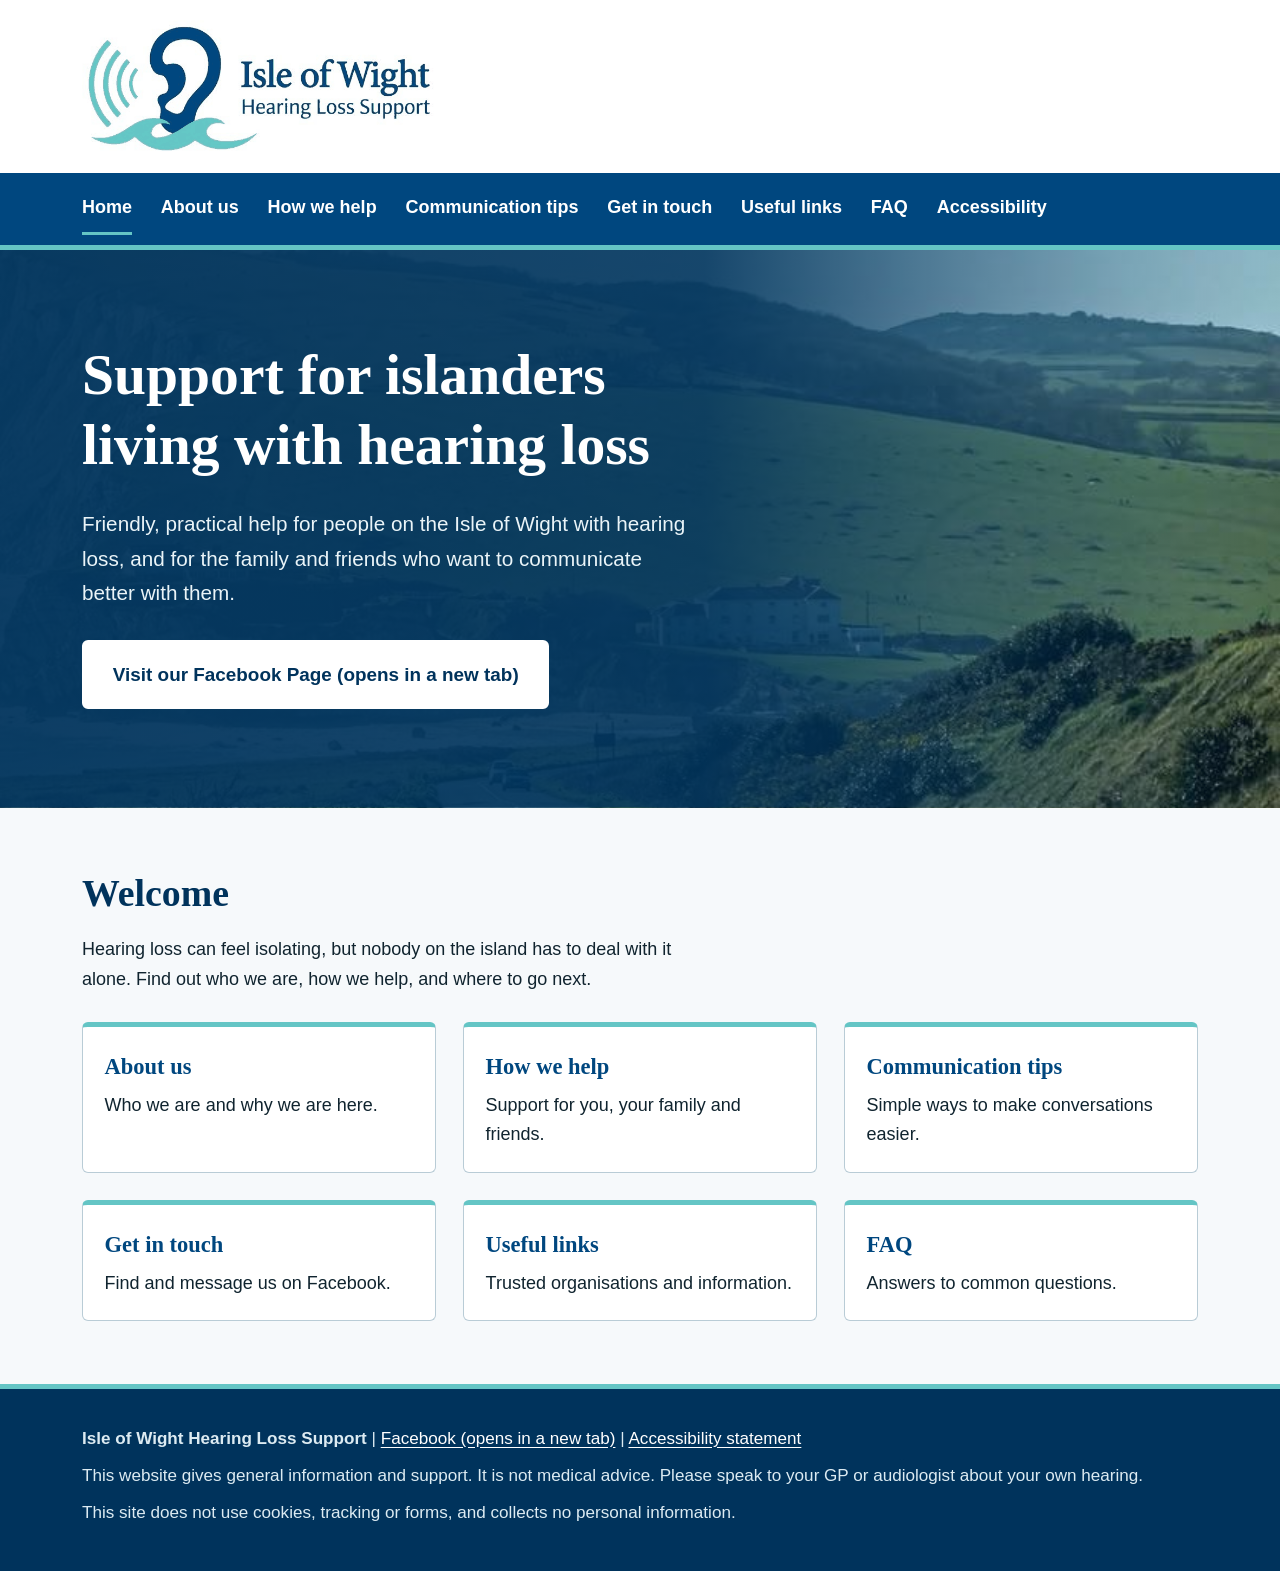
<file: index.html>
<!DOCTYPE html>
<html lang="en-GB">
<head>
<meta charset="utf-8">
<meta name="viewport" content="width=device-width, initial-scale=1">
<title>Isle of Wight Hearing Loss Support</title>
<meta name="description" content="Friendly local support, practical advice and trusted services for Isle of Wight residents living with hearing loss, tinnitus, and their families.">
<link rel="canonical" href="https://iow-hlsg.github.io/Isle_of_Wight_Hearing_Loss_Support/">
<!-- Security: no JavaScript, no forms, no third-party code. Only this site's own stylesheet and images can load. -->
<meta http-equiv="Content-Security-Policy" content="default-src 'none'; style-src 'self'; img-src 'self'; base-uri 'none'; form-action 'none'">
<meta name="referrer" content="no-referrer">
<link rel="stylesheet" href="style.css">
</head>
<body>
<a class="skip" href="#main">Skip to main content</a>
<header>
<div class="brand"><div class="wrap"><a href="index.html"><img src="logo.png" width="665" height="260" alt="Isle of Wight Hearing Loss Support - home"></a></div></div>
<nav class="top" aria-label="Main"><div class="wrap"><ul><li><a href="index.html" aria-current="page">Home</a></li><li><a href="about.html">About us</a></li><li><a href="how-we-help.html">How we help</a></li><li><a href="communication-tips.html">Communication tips</a></li><li><a href="get-in-touch.html">Get in touch</a></li><li><a href="useful-links.html">Useful links</a></li><li><a href="faq.html">FAQ</a></li><li><a href="accessibility.html">Accessibility</a></li></ul></div></nav>
<div class="hero"><div class="wrap">
<h1>Support for islanders living with hearing loss</h1>
<p>Friendly, practical help for people on the Isle of Wight with hearing loss, and for the family and friends who want to communicate better with them.</p>
<a class="btn " href="https://www.facebook.com/profile.php?id=61591051050521" target="_blank" rel="noopener noreferrer">Visit our Facebook Page (opens in a new tab)</a>
</div></div>
</header>
<main id="main" tabindex="-1">
<section><div class="wrap"><h2>Welcome</h2>
<p>Hearing loss can feel isolating, but nobody on the island has to deal with it alone. Find out who we are, how we help, and where to go next.</p>
<div class="home-links">
<a href="about.html"><strong>About us</strong>Who we are and why we are here.</a>
<a href="how-we-help.html"><strong>How we help</strong>Support for you, your family and friends.</a>
<a href="communication-tips.html"><strong>Communication tips</strong>Simple ways to make conversations easier.</a>
<a href="get-in-touch.html"><strong>Get in touch</strong>Find and message us on Facebook.</a>
<a href="useful-links.html"><strong>Useful links</strong>Trusted organisations and information.</a>
<a href="faq.html"><strong>FAQ</strong>Answers to common questions.</a>
</div></div></section>
</main>
<footer><div class="wrap">
<p><strong>Isle of Wight Hearing Loss Support</strong> | <a href="https://www.facebook.com/profile.php?id=61591051050521" target="_blank" rel="noopener noreferrer">Facebook (opens in a new tab)</a> | <a href="accessibility.html">Accessibility statement</a></p>
<p>This website gives general information and support. It is not medical advice. Please speak to your GP or audiologist about your own hearing.</p>
<p>This site does not use cookies, tracking or forms, and collects no personal information.</p>
</div></footer>
</body>
</html>
</file>
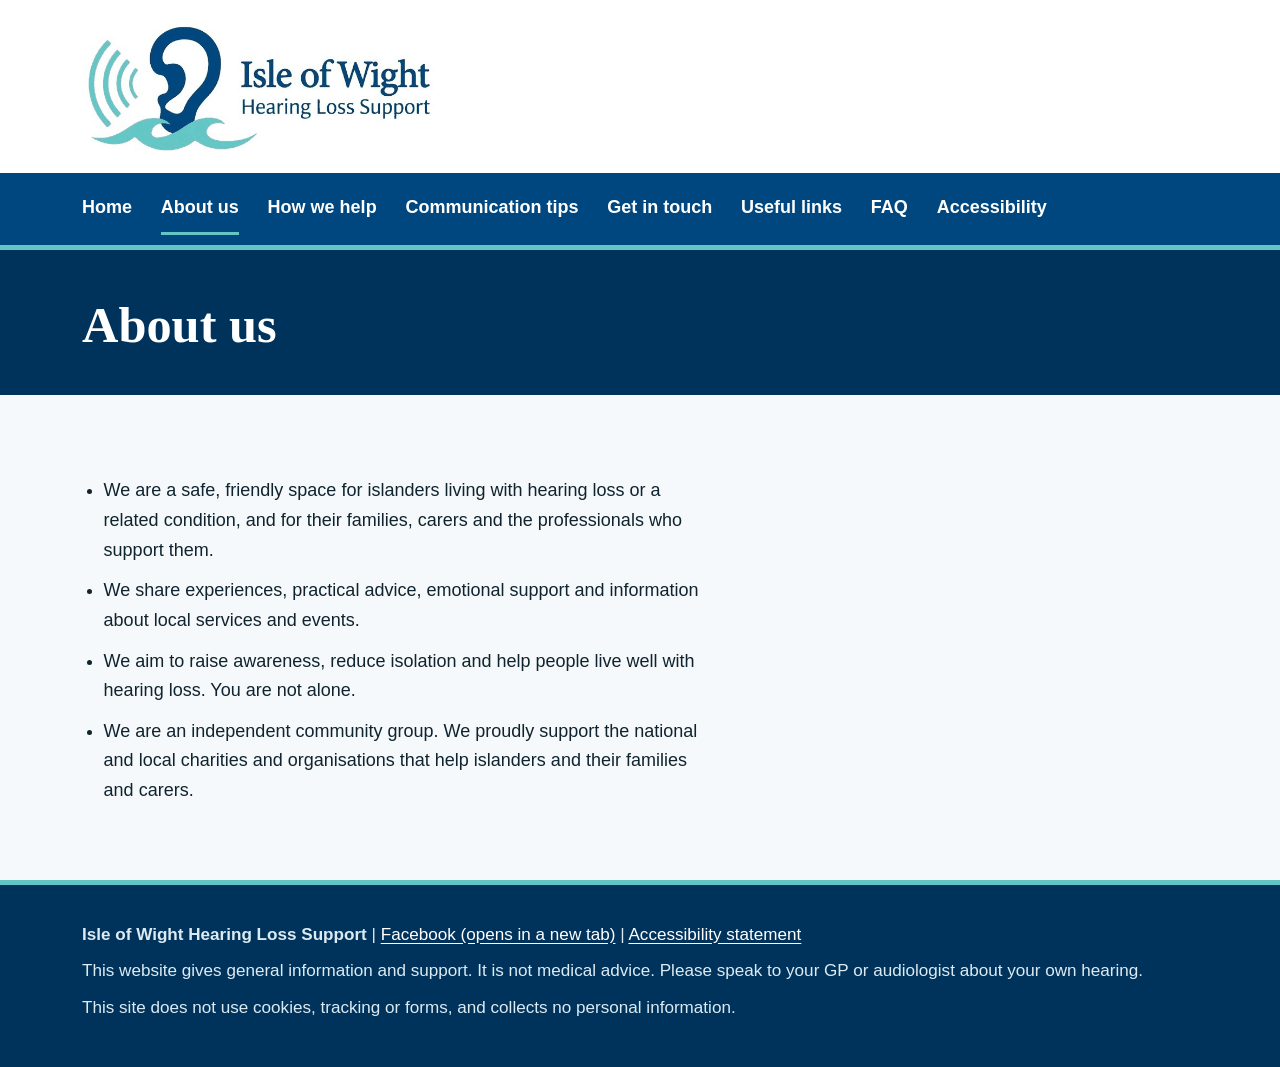
<file: about.html>
<!DOCTYPE html>
<html lang="en-GB">
<head>
<meta charset="utf-8">
<meta name="viewport" content="width=device-width, initial-scale=1">
<title>About us | Isle of Wight Hearing Loss Support</title>
<meta name="description" content="Meet the Isle of Wight Hearing Loss Support community group: a friendly space sharing experiences, practical advice and local information.">
<link rel="canonical" href="https://iow-hlsg.github.io/Isle_of_Wight_Hearing_Loss_Support/about.html">
<!-- Security: no JavaScript, no forms, no third-party code. Only this site's own stylesheet and images can load. -->
<meta http-equiv="Content-Security-Policy" content="default-src 'none'; style-src 'self'; img-src 'self'; base-uri 'none'; form-action 'none'">
<meta name="referrer" content="no-referrer">
<link rel="stylesheet" href="style.css">
</head>
<body>
<a class="skip" href="#main">Skip to main content</a>
<header>
<div class="brand"><div class="wrap"><a href="index.html"><img src="logo.png" width="665" height="260" alt="Isle of Wight Hearing Loss Support - home"></a></div></div>
<nav class="top" aria-label="Main"><div class="wrap"><ul><li><a href="index.html">Home</a></li><li><a href="about.html" aria-current="page">About us</a></li><li><a href="how-we-help.html">How we help</a></li><li><a href="communication-tips.html">Communication tips</a></li><li><a href="get-in-touch.html">Get in touch</a></li><li><a href="useful-links.html">Useful links</a></li><li><a href="faq.html">FAQ</a></li><li><a href="accessibility.html">Accessibility</a></li></ul></div></nav>
<div class="pagehead"><div class="wrap"><h1>About us</h1></div></div>
</header>
<main id="main" tabindex="-1">
<section><div class="wrap">
<ul class="tips">
<li>We are a safe, friendly space for islanders living with hearing loss or a related condition, and for their families, carers and the professionals who support them.</li>
<li>We share experiences, practical advice, emotional support and information about local services and events.</li>
<li>We aim to raise awareness, reduce isolation and help people live well with hearing loss. You are not alone.</li>
<li>We are an independent community group. We proudly support the national and local charities and organisations that help islanders and their families and carers.</li>
</ul>
</div></section>
</main>
<footer><div class="wrap">
<p><strong>Isle of Wight Hearing Loss Support</strong> | <a href="https://www.facebook.com/profile.php?id=61591051050521" target="_blank" rel="noopener noreferrer">Facebook (opens in a new tab)</a> | <a href="accessibility.html">Accessibility statement</a></p>
<p>This website gives general information and support. It is not medical advice. Please speak to your GP or audiologist about your own hearing.</p>
<p>This site does not use cookies, tracking or forms, and collects no personal information.</p>
</div></footer>
</body>
</html>
</file>
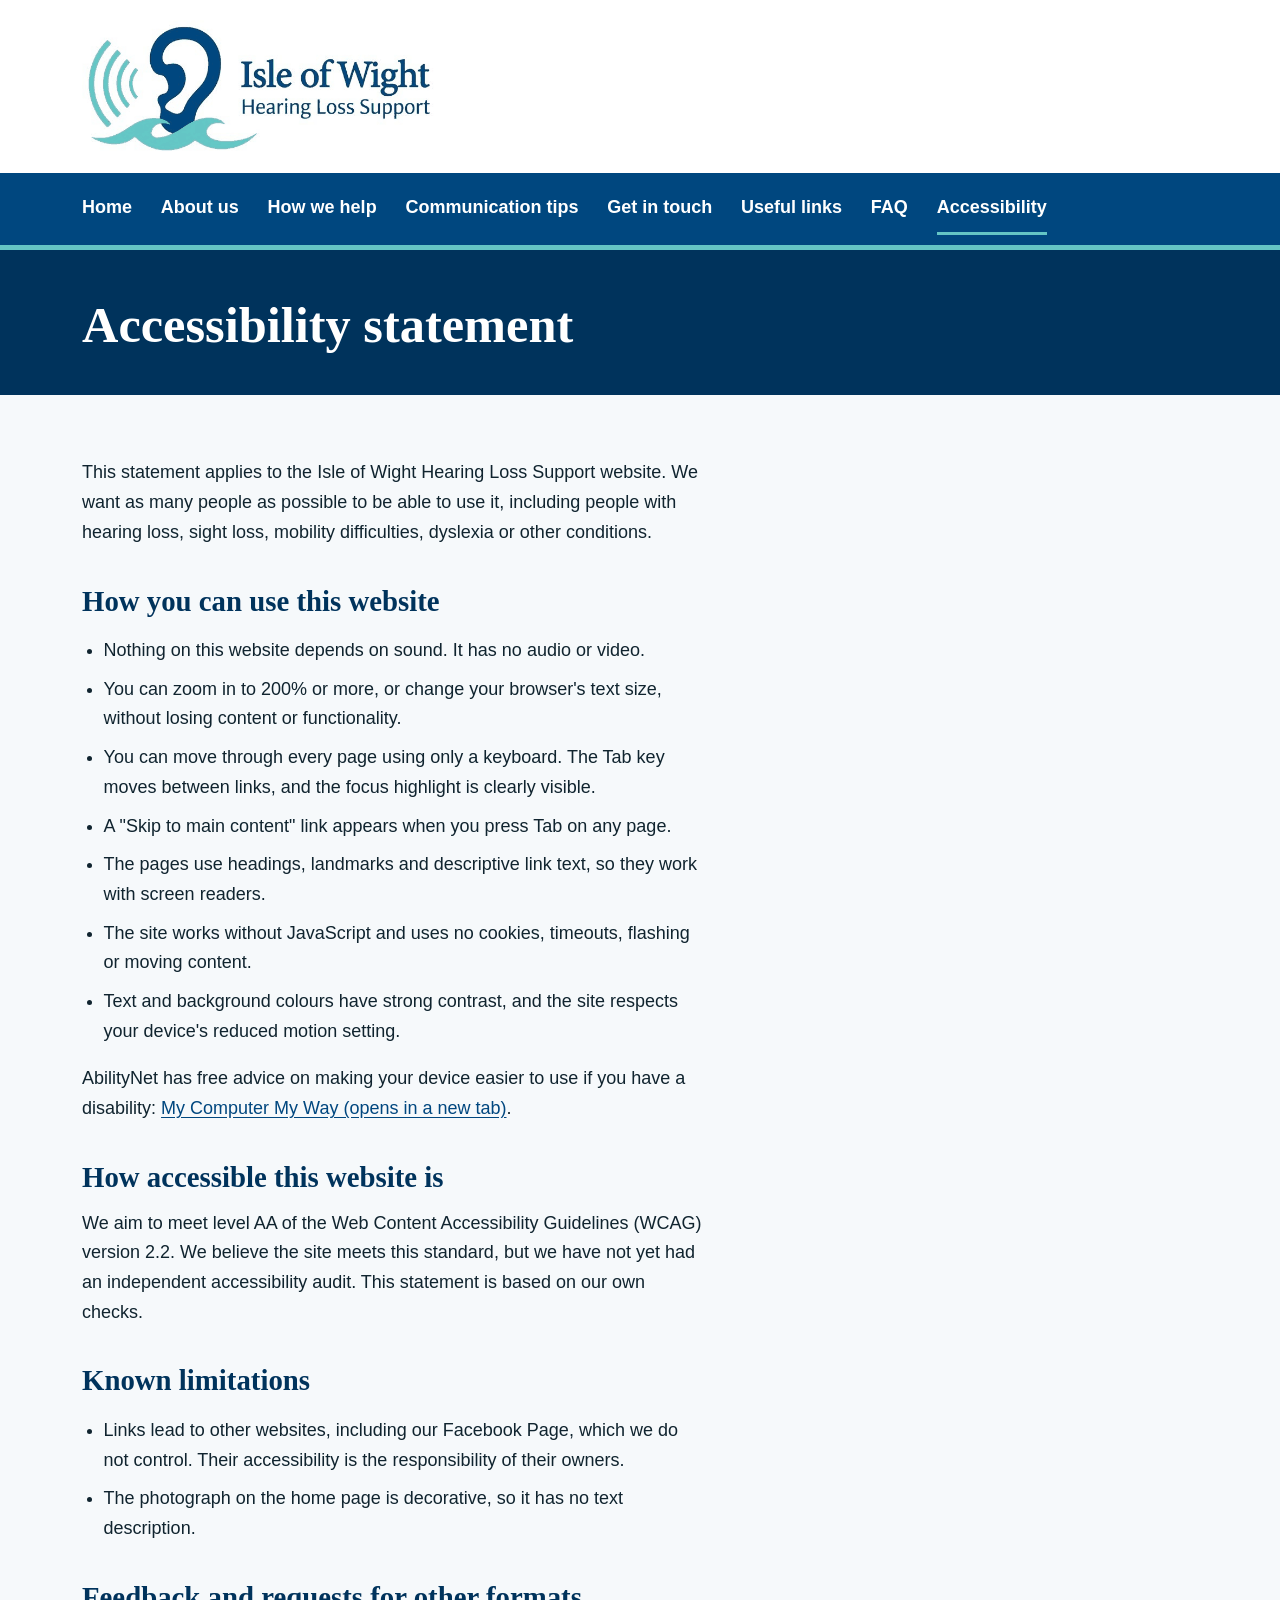
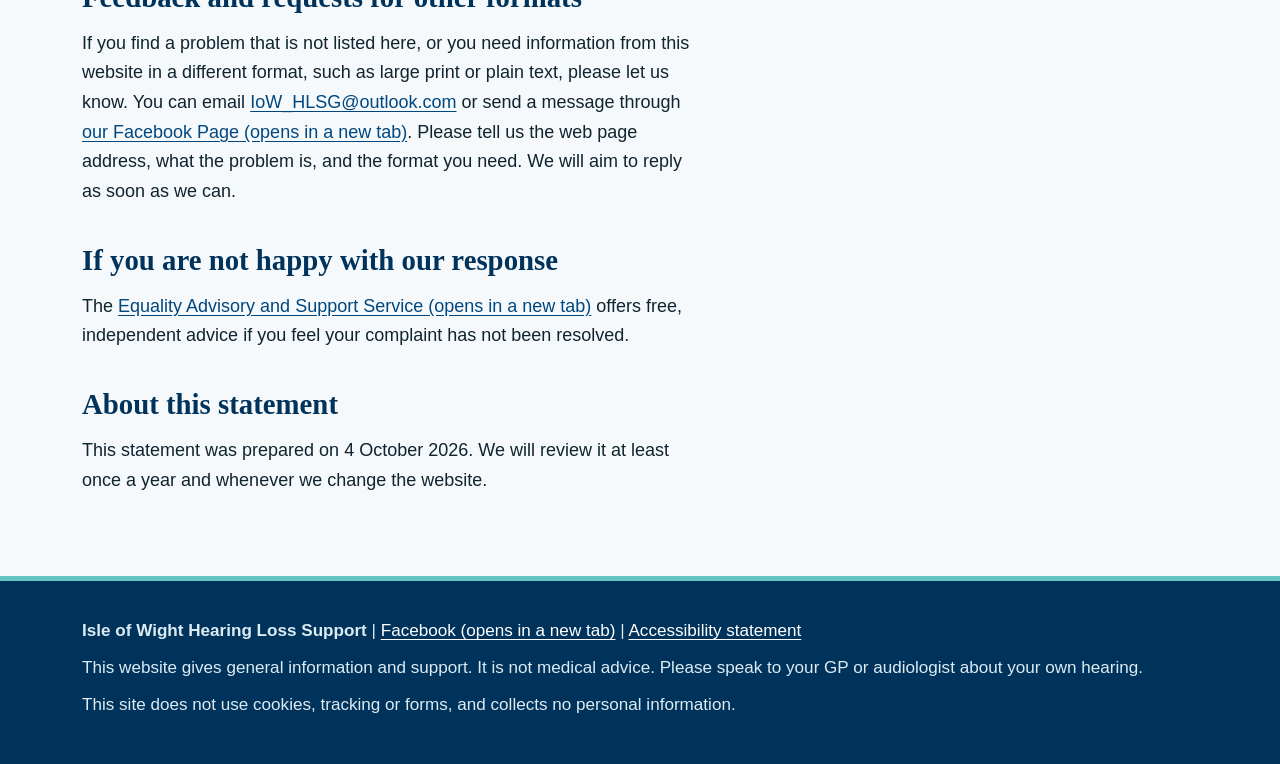
<file: accessibility.html>
<!DOCTYPE html>
<html lang="en-GB">
<head>
<meta charset="utf-8">
<meta name="viewport" content="width=device-width, initial-scale=1">
<title>Accessibility statement | Isle of Wight Hearing Loss Support</title>
<meta name="description" content="Read the accessibility statement for the Isle of Wight Hearing Loss Support website and how to get in touch about access needs.">
<link rel="canonical" href="https://iow-hlsg.github.io/Isle_of_Wight_Hearing_Loss_Support/accessibility.html">
<!-- Security: no JavaScript, no forms, no third-party code. Only this site's own stylesheet and images can load. -->
<meta http-equiv="Content-Security-Policy" content="default-src 'none'; style-src 'self'; img-src 'self'; base-uri 'none'; form-action 'none'">
<meta name="referrer" content="no-referrer">
<link rel="stylesheet" href="style.css">
</head>
<body>
<a class="skip" href="#main">Skip to main content</a>
<header>
<div class="brand"><div class="wrap"><a href="index.html"><img src="logo.png" width="665" height="260" alt="Isle of Wight Hearing Loss Support - home"></a></div></div>
<nav class="top" aria-label="Main"><div class="wrap"><ul><li><a href="index.html">Home</a></li><li><a href="about.html">About us</a></li><li><a href="how-we-help.html">How we help</a></li><li><a href="communication-tips.html">Communication tips</a></li><li><a href="get-in-touch.html">Get in touch</a></li><li><a href="useful-links.html">Useful links</a></li><li><a href="faq.html">FAQ</a></li><li><a href="accessibility.html" aria-current="page">Accessibility</a></li></ul></div></nav>
<div class="pagehead"><div class="wrap"><h1>Accessibility statement</h1></div></div>
</header>
<main id="main" tabindex="-1">
<section class="statement"><div class="wrap">
<p>This statement applies to the Isle of Wight Hearing Loss Support website. We want as many people as possible to be able to use it, including people with hearing loss, sight loss, mobility difficulties, dyslexia or other conditions.</p>

<h2>How you can use this website</h2>
<ul>
<li>Nothing on this website depends on sound. It has no audio or video.</li>
<li>You can zoom in to 200% or more, or change your browser's text size, without losing content or functionality.</li>
<li>You can move through every page using only a keyboard. The Tab key moves between links, and the focus highlight is clearly visible.</li>
<li>A "Skip to main content" link appears when you press Tab on any page.</li>
<li>The pages use headings, landmarks and descriptive link text, so they work with screen readers.</li>
<li>The site works without JavaScript and uses no cookies, timeouts, flashing or moving content.</li>
<li>Text and background colours have strong contrast, and the site respects your device's reduced motion setting.</li>
</ul>
<p>AbilityNet has free advice on making your device easier to use if you have a disability: <a href="https://mcmw.abilitynet.org.uk" target="_blank" rel="noopener noreferrer">My Computer My Way (opens in a new tab)</a>.</p>

<h2>How accessible this website is</h2>
<p>We aim to meet level AA of the Web Content Accessibility Guidelines (WCAG) version 2.2. We believe the site meets this standard, but we have not yet had an independent accessibility audit. This statement is based on our own checks.</p>

<h2>Known limitations</h2>
<ul>
<li>Links lead to other websites, including our Facebook Page, which we do not control. Their accessibility is the responsibility of their owners.</li>
<li>The photograph on the home page is decorative, so it has no text description.</li>
</ul>

<h2>Feedback and requests for other formats</h2>
<p>If you find a problem that is not listed here, or you need information from this website in a different format, such as large print or plain text, please let us know. You can email <a href="mailto:IoW_HLSG@outlook.com">IoW_HLSG@outlook.com</a> or send a message through <a href="https://www.facebook.com/profile.php?id=61591051050521" target="_blank" rel="noopener noreferrer">our Facebook Page (opens in a new tab)</a>. Please tell us the web page address, what the problem is, and the format you need. We will aim to reply as soon as we can.</p>

<h2>If you are not happy with our response</h2>
<p>The <a href="https://www.equalityadvisoryservice.com" target="_blank" rel="noopener noreferrer">Equality Advisory and Support Service (opens in a new tab)</a> offers free, independent advice if you feel your complaint has not been resolved.</p>

<h2>About this statement</h2>
<p>This statement was prepared on 4 October 2026. We will review it at least once a year and whenever we change the website.</p>
</div></section>
</main>
<footer><div class="wrap">
<p><strong>Isle of Wight Hearing Loss Support</strong> | <a href="https://www.facebook.com/profile.php?id=61591051050521" target="_blank" rel="noopener noreferrer">Facebook (opens in a new tab)</a> | <a href="accessibility.html">Accessibility statement</a></p>
<p>This website gives general information and support. It is not medical advice. Please speak to your GP or audiologist about your own hearing.</p>
<p>This site does not use cookies, tracking or forms, and collects no personal information.</p>
</div></footer>
</body>
</html>
</file>
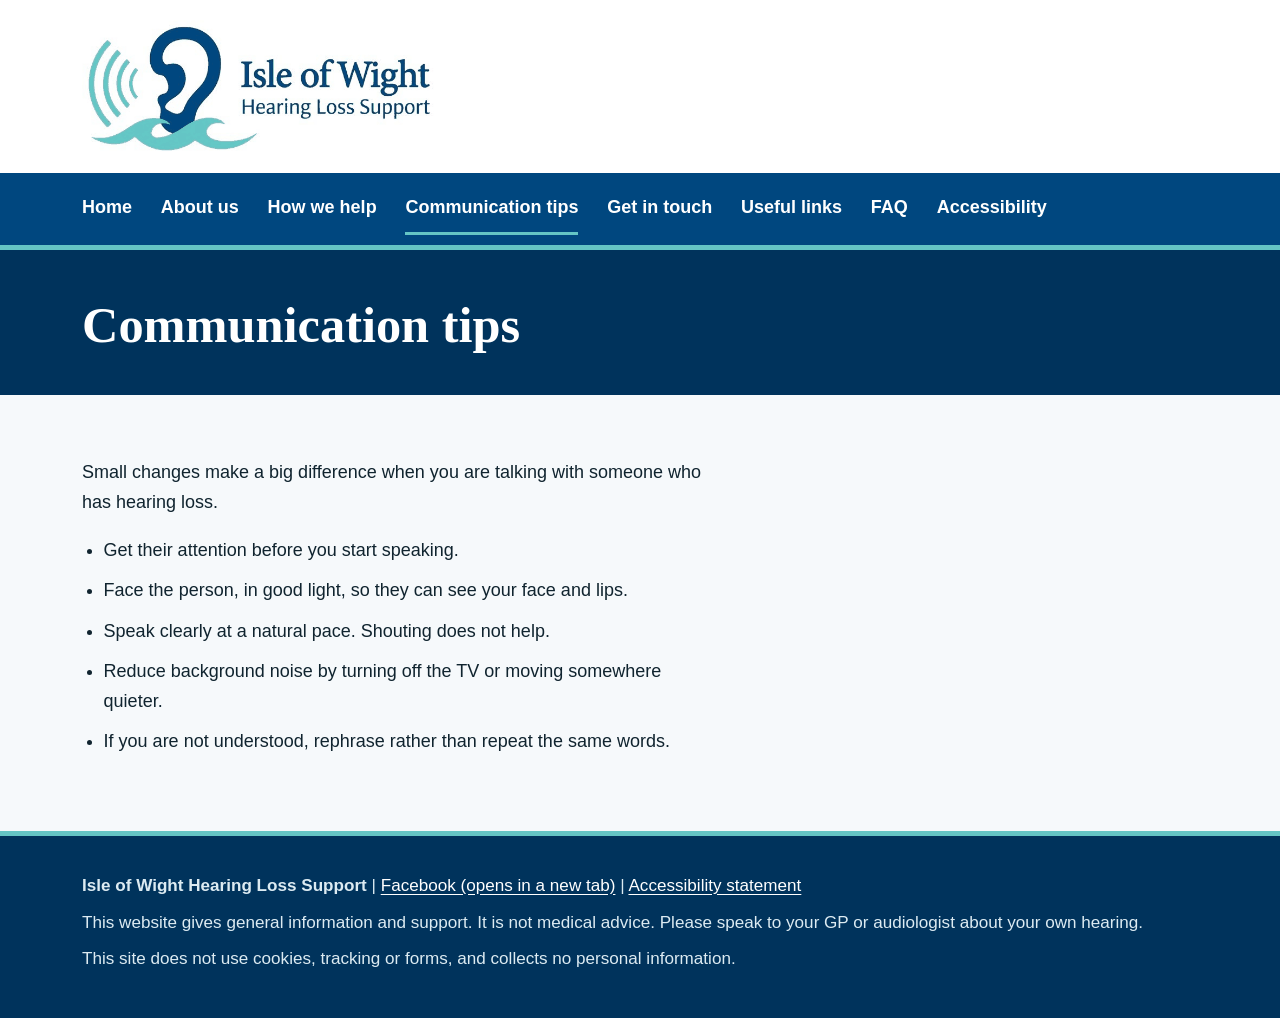
<file: communication-tips.html>
<!DOCTYPE html>
<html lang="en-GB">
<head>
<meta charset="utf-8">
<meta name="viewport" content="width=device-width, initial-scale=1">
<title>Communication tips | Isle of Wight Hearing Loss Support</title>
<meta name="description" content="Simple communication tips for talking with someone who has hearing loss, including getting attention, facing them and reducing background noise.">
<link rel="canonical" href="https://iow-hlsg.github.io/Isle_of_Wight_Hearing_Loss_Support/communication-tips.html">
<!-- Security: no JavaScript, no forms, no third-party code. Only this site's own stylesheet and images can load. -->
<meta http-equiv="Content-Security-Policy" content="default-src 'none'; style-src 'self'; img-src 'self'; base-uri 'none'; form-action 'none'">
<meta name="referrer" content="no-referrer">
<link rel="stylesheet" href="style.css">
</head>
<body>
<a class="skip" href="#main">Skip to main content</a>
<header>
<div class="brand"><div class="wrap"><a href="index.html"><img src="logo.png" width="665" height="260" alt="Isle of Wight Hearing Loss Support - home"></a></div></div>
<nav class="top" aria-label="Main"><div class="wrap"><ul><li><a href="index.html">Home</a></li><li><a href="about.html">About us</a></li><li><a href="how-we-help.html">How we help</a></li><li><a href="communication-tips.html" aria-current="page">Communication tips</a></li><li><a href="get-in-touch.html">Get in touch</a></li><li><a href="useful-links.html">Useful links</a></li><li><a href="faq.html">FAQ</a></li><li><a href="accessibility.html">Accessibility</a></li></ul></div></nav>
<div class="pagehead"><div class="wrap"><h1>Communication tips</h1></div></div>
</header>
<main id="main" tabindex="-1">
<section><div class="wrap">
<p>Small changes make a big difference when you are talking with someone who has hearing loss.</p>
<ul class="tips">
<li>Get their attention before you start speaking.</li>
<li>Face the person, in good light, so they can see your face and lips.</li>
<li>Speak clearly at a natural pace. Shouting does not help.</li>
<li>Reduce background noise by turning off the TV or moving somewhere quieter.</li>
<li>If you are not understood, rephrase rather than repeat the same words.</li>
</ul></div></section>
</main>
<footer><div class="wrap">
<p><strong>Isle of Wight Hearing Loss Support</strong> | <a href="https://www.facebook.com/profile.php?id=61591051050521" target="_blank" rel="noopener noreferrer">Facebook (opens in a new tab)</a> | <a href="accessibility.html">Accessibility statement</a></p>
<p>This website gives general information and support. It is not medical advice. Please speak to your GP or audiologist about your own hearing.</p>
<p>This site does not use cookies, tracking or forms, and collects no personal information.</p>
</div></footer>
</body>
</html>
</file>
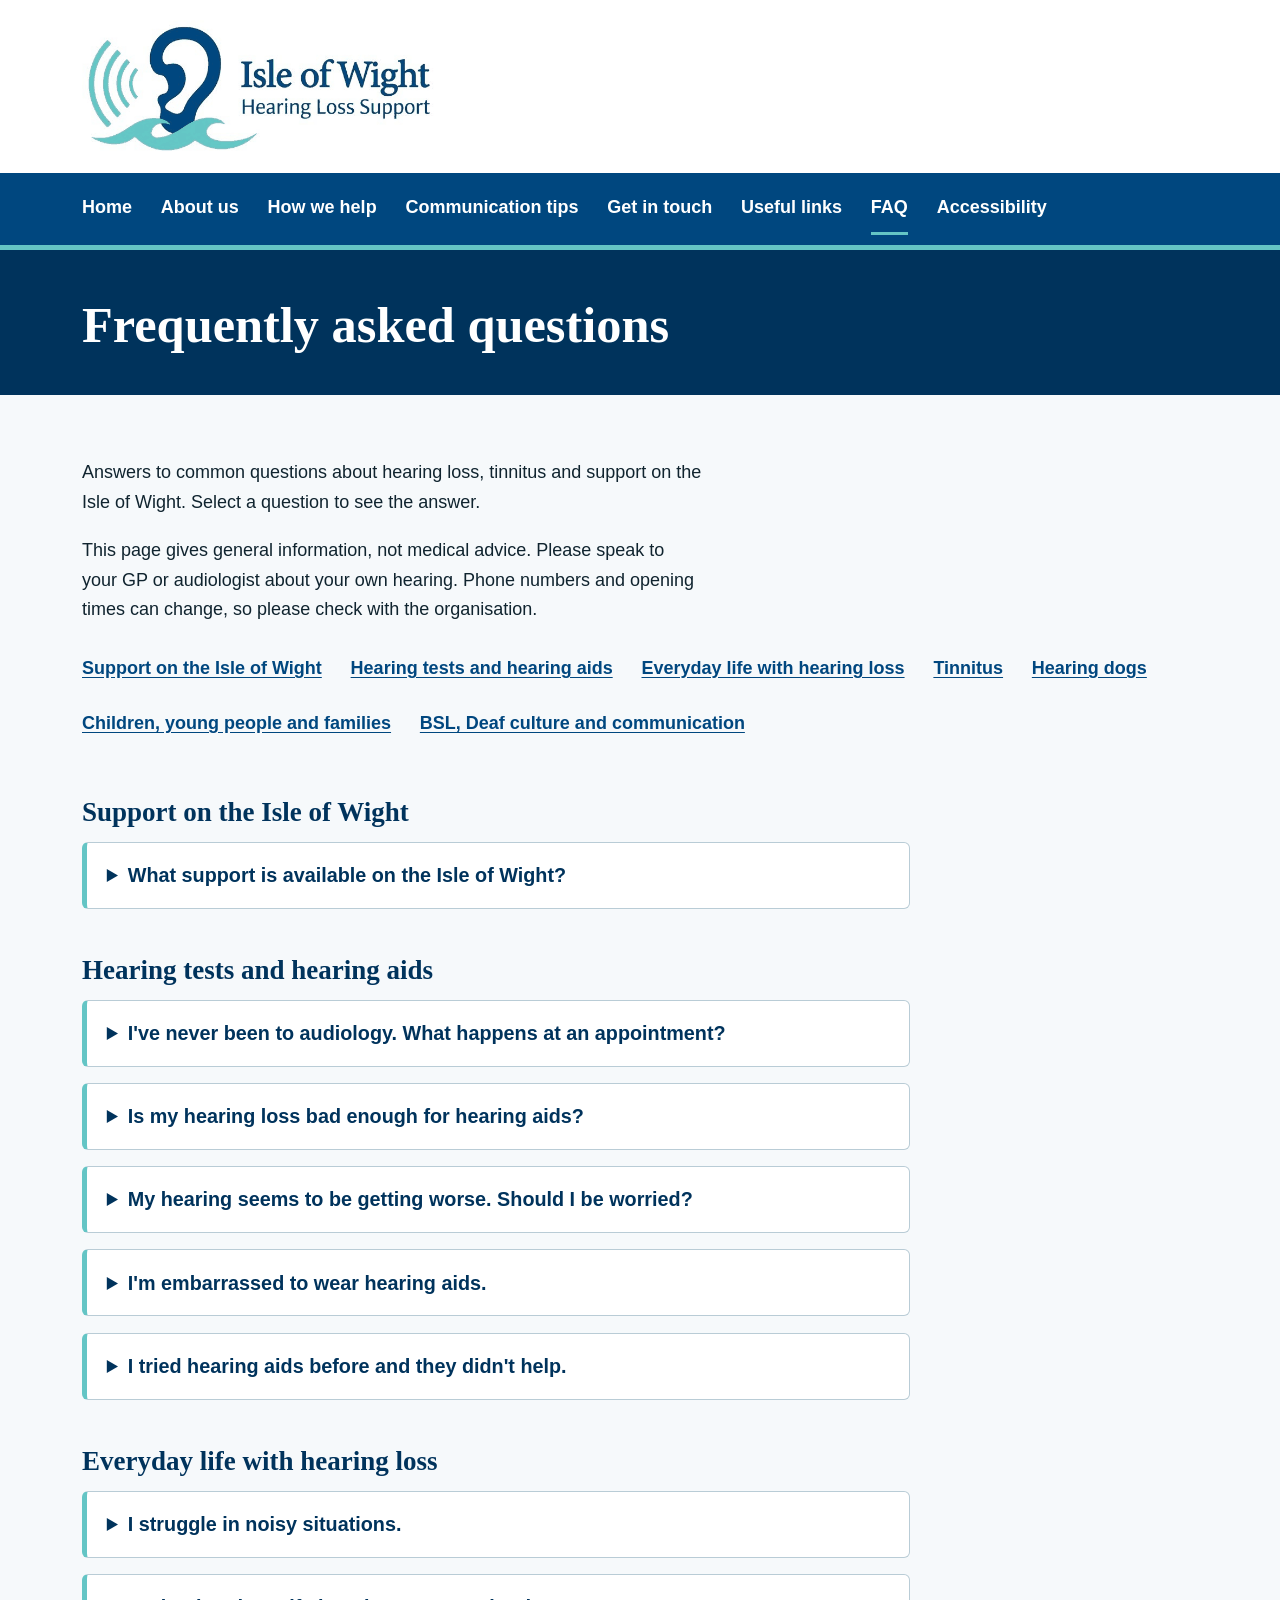
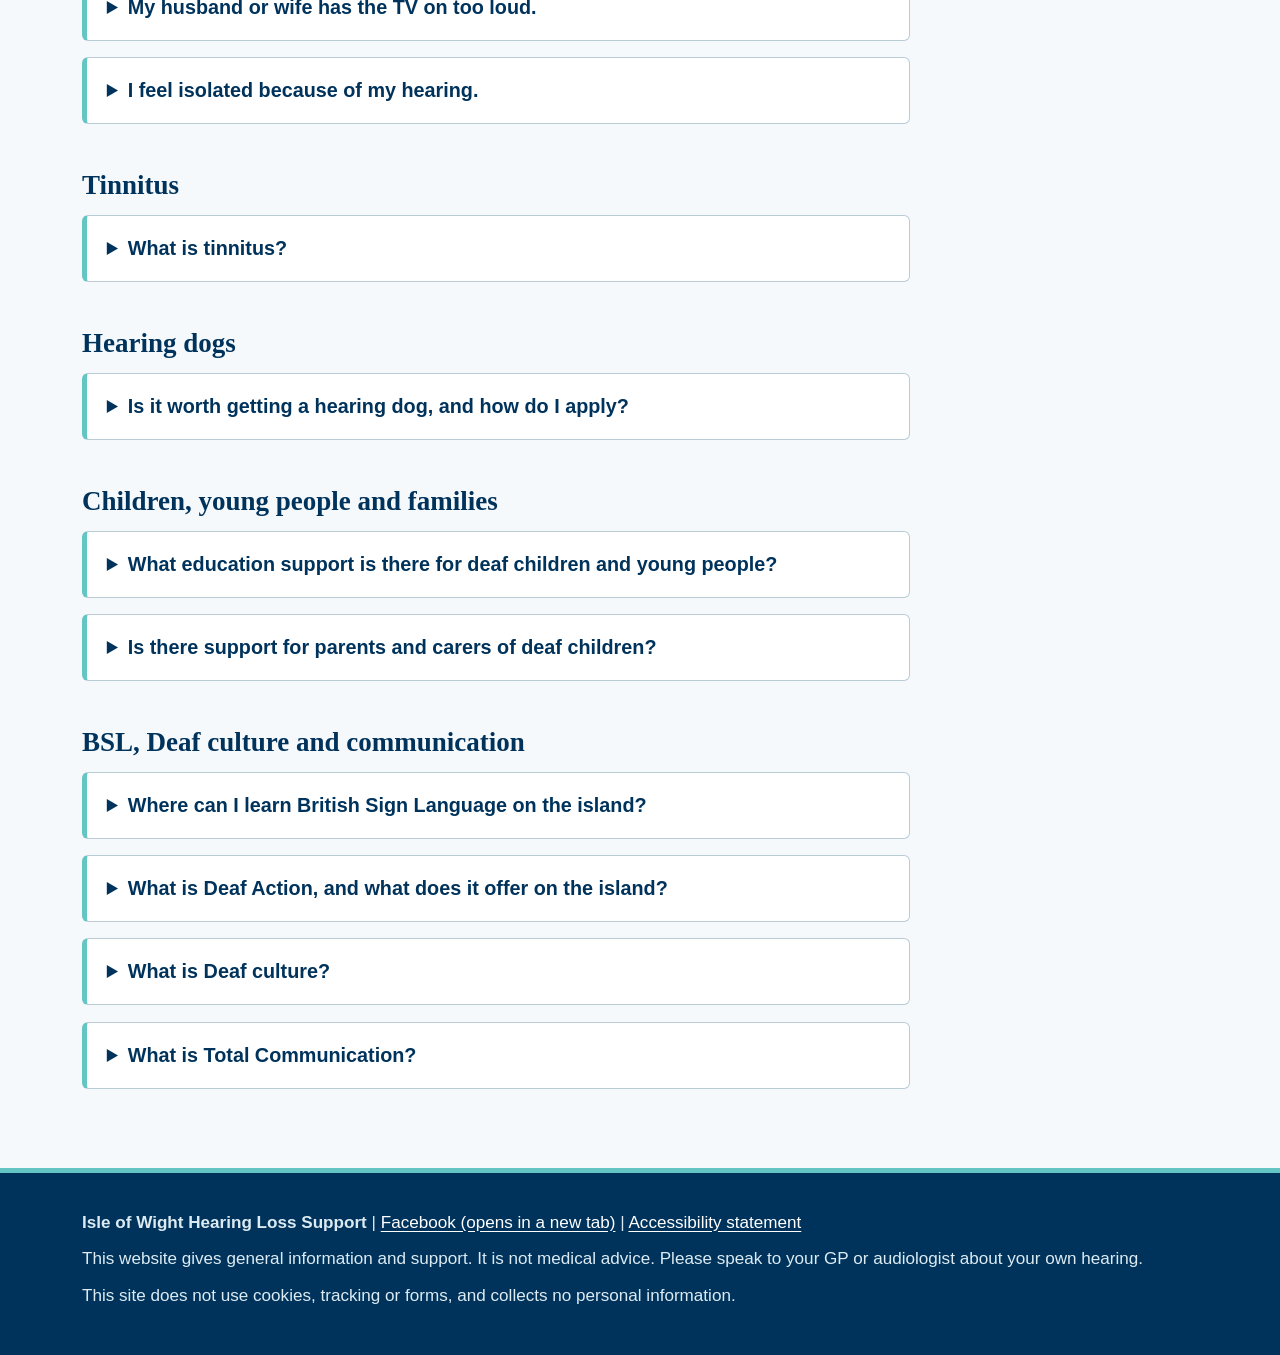
<file: faq.html>
<!DOCTYPE html>
<html lang="en-GB">
<head>
<meta charset="utf-8">
<meta name="viewport" content="width=device-width, initial-scale=1">
<title>Frequently asked questions | Isle of Wight Hearing Loss Support</title>
<meta name="description" content="Answers to common questions about hearing loss, hearing aids, tinnitus, local Isle of Wight support, communication and daily life.">
<link rel="canonical" href="https://iow-hlsg.github.io/Isle_of_Wight_Hearing_Loss_Support/faq.html">
<!-- Security: no JavaScript, no forms, no third-party code. Only this site's own stylesheet and images can load. -->
<meta http-equiv="Content-Security-Policy" content="default-src 'none'; style-src 'self'; img-src 'self'; base-uri 'none'; form-action 'none'">
<meta name="referrer" content="no-referrer">
<link rel="stylesheet" href="style.css">
</head>
<body>
<a class="skip" href="#main">Skip to main content</a>
<header>
<div class="brand"><div class="wrap"><a href="index.html"><img src="logo.png" width="665" height="260" alt="Isle of Wight Hearing Loss Support - home"></a></div></div>
<nav class="top" aria-label="Main"><div class="wrap"><ul><li><a href="index.html">Home</a></li><li><a href="about.html">About us</a></li><li><a href="how-we-help.html">How we help</a></li><li><a href="communication-tips.html">Communication tips</a></li><li><a href="get-in-touch.html">Get in touch</a></li><li><a href="useful-links.html">Useful links</a></li><li><a href="faq.html" aria-current="page">FAQ</a></li><li><a href="accessibility.html">Accessibility</a></li></ul></div></nav>
<div class="pagehead"><div class="wrap"><h1>Frequently asked questions</h1></div></div>
</header>
<main id="main" tabindex="-1">
<!--
  HOW TO EDIT THIS PAGE
  1. Open this file (faq.html) in any text editor, such as Notepad or TextEdit (plain text mode).
  2. To change a question or answer, edit the text between the tags. Do not change the tags themselves.
  3. To add a new question, copy a whole block like the one below (from <details> to </details>)
     and paste it where you want it to appear, inside one of the headed groups. Then change the question and answer.
  4. To remove a question, delete its whole block.
  5. To add a new heading, copy a whole <div class="faq-group"> ... </div> group, change the heading
     and the id, and add a matching link in the "On this page" list at the top.
  6. Save the file, then upload it to your website in place of the old one.

  BLOCK TO COPY:
  <details>
  <summary>Your question here?</summary>
  <div class="answer"><p>Your answer here.</p></div>
  </details>
-->
<section class="faq"><div class="wrap">
<p>Answers to common questions about hearing loss, tinnitus and support on the Isle of Wight. Select a question to see the answer.</p>
<p>This page gives general information, not medical advice. Please speak to your GP or audiologist about your own hearing. Phone numbers and opening times can change, so please check with the organisation.</p>
<nav class="jump" aria-label="On this page"><ul><li><a href="#support">Support on the Isle of Wight</a></li><li><a href="#tests">Hearing tests and hearing aids</a></li><li><a href="#everyday">Everyday life with hearing loss</a></li><li><a href="#tinnitus">Tinnitus</a></li><li><a href="#dogs">Hearing dogs</a></li><li><a href="#children">Children, young people and families</a></li><li><a href="#bsl">BSL, Deaf culture and communication</a></li></ul></nav>
<div class="faq-group">
<h2 id="support">Support on the Isle of Wight</h2>
<details>
<summary>What support is available on the Isle of Wight?</summary>
<div class="answer">
<p>There is a lot of help on the island, and much of it is free.</p>
<ul>
<li><strong><a href="https://www.wightsense.org.uk/" target="_blank" rel="noopener noreferrer">Wight Sense (opens in a new tab)</a></strong> offers free, independent advice, help finding your way around services, and loans of practical equipment such as loud doorbells and TV listeners. They can visit you at home or see you at their hub in Newport. Phone <a href="tel:+441983240222">01983 240222</a> or email <a href="mailto:enquiry@wightsense.org.uk">enquiry@wightsense.org.uk</a>.</li>
<li><strong>NHS audiology at St Mary's Hospital, Newport</strong> provides free hearing assessments, NHS digital hearing aids, batteries and repairs. Your GP can refer you. Phone <a href="tel:+441983552205">01983 552205</a>. See the <a href="https://www.iow.nhs.uk/services-and-departments/audiology" target="_blank" rel="noopener noreferrer">Isle of Wight NHS Trust Audiology Department (opens in a new tab)</a>.</li>
<li><strong>Hearing Link Services</strong>, part of Hearing Dogs for Deaf People, runs support sessions for people with hearing loss, mostly online. See the <a href="https://www.hearingdogs.org.uk/support/hearinglink/outreach" target="_blank" rel="noopener noreferrer">Hearing Link Services outreach page (opens in a new tab)</a> or ask Wight Sense.</li>
<li><strong>Lipreading classes</strong> can make conversations much less tiring. Ask Wight Sense whether a class is running near you.</li>
<li><strong>High street hearing centres</strong> offer private options and faster appointments: <a href="https://www.specsavers.co.uk/stores/iow" target="_blank" rel="noopener noreferrer">Specsavers Newport (opens in a new tab)</a>, <a href="https://www.bootshearingcare.com/stores/isle-of-wight/isle-of-wight/boots-122-136-high-street_s_gb440310/" target="_blank" rel="noopener noreferrer">Boots Hearingcare Newport (opens in a new tab)</a> and the independent Isle of Wight Hearing Centre (Ryde).</li>
</ul>
<p>Our <a href="useful-links.html">Useful links</a> page has more organisations.</p>
</div>
</details>
</div>
<div class="faq-group">
<h2 id="tests">Hearing tests and hearing aids</h2>
<details>
<summary>I've never been to audiology. What happens at an appointment?</summary>
<div class="answer">
<p>It is natural to feel nervous, but the appointment is relaxed and painless. An adult appointment usually lasts between 30 minutes and an hour. There are three simple steps:</p>
<ul>
<li><strong>A friendly chat.</strong> The audiologist asks about your general health, your lifestyle and the situations where you find it hard to hear.</li>
<li><strong>An ear check.</strong> They look inside your ears with a small handheld light called an otoscope, to check the health of your ear canal and see whether earwax is blocking the sound.</li>
<li><strong>The hearing test.</strong> You wear comfortable headphones and listen to soft tones and beeps at different pitches. Each time you hear one, you press a button.</li>
</ul>
<p>Afterwards they explain your results clearly. If a hearing aid or other support could help, they talk you through your options.</p>
<p><strong>How to book:</strong> Ask your GP for a free referral to the <a href="https://www.iow.nhs.uk/services-and-departments/audiology" target="_blank" rel="noopener noreferrer">Isle of Wight NHS Trust Audiology Department (opens in a new tab)</a> at St Mary's Hospital in Newport. If you prefer a high street setting, you can book a hearing assessment at <a href="https://www.specsavers.co.uk/stores/iow" target="_blank" rel="noopener noreferrer">Specsavers Newport (opens in a new tab)</a> or <a href="https://www.bootshearingcare.com/stores/isle-of-wight/isle-of-wight/boots-122-136-high-street_s_gb440310/" target="_blank" rel="noopener noreferrer">Boots Hearingcare Newport (opens in a new tab)</a>.</p>
</div>
</details>
<details>
<summary>Is my hearing loss bad enough for hearing aids?</summary>
<div class="answer">
<p>Many people wait until they are struggling badly, but even mild hearing loss can leave you tired from concentrating, make you miss jokes and shake your confidence. If your hearing is affecting your daily life, it is worth looking into.</p>
<ul>
<li><strong>Catching it early</strong> keeps your brain used to processing sound, which makes adapting to hearing aids easier later.</li>
<li><strong>Reducing strain.</strong> Even a little help can stop you feeling exhausted after a simple conversation.</li>
<li><strong>Clear information.</strong> A simple, painless test shows where your hearing is, so you can decide calmly and without pressure.</li>
</ul>
<p><strong>Where to get your hearing tested:</strong></p>
<ul>
<li><strong>Your GP</strong> can check for earwax and refer you for a free test at St Mary's Hospital Audiology Department in Newport (<a href="tel:+441983552205">01983 552205</a>).</li>
<li><strong>Wight Sense</strong> can talk through how your hearing is affecting you in a relaxed, non-medical setting: <a href="tel:+441983240222">01983 240222</a>.</li>
<li><strong>High street centres</strong> offer quick, free initial assessments and private options: <a href="https://www.specsavers.co.uk/stores/iow" target="_blank" rel="noopener noreferrer">Specsavers Newport (opens in a new tab)</a> (<a href="tel:+441983821280">01983 821280</a>), <a href="https://www.bootshearingcare.com/stores/isle-of-wight/isle-of-wight/boots-122-136-high-street_s_gb440310/" target="_blank" rel="noopener noreferrer">Boots Hearingcare Newport (opens in a new tab)</a> (<a href="tel:+443452701600">0345 270 1600</a>) and the Isle of Wight Hearing Centre (Ryde) (<a href="tel:+448005422122">0800 542 2122</a>).</li>
</ul>
</div>
</details>
<details>
<summary>My hearing seems to be getting worse. Should I be worried?</summary>
<div class="answer">
<p>Try not to worry. Gradual changes in hearing are very common, and once you know what is happening they can usually be managed.</p>
<p><strong>If your hearing drops suddenly</strong>, in one or both ears, over a few hours or days, or you also have severe dizziness, get urgent medical advice straight away from a doctor or NHS 111.</p>
<p><strong>If the change is gradual</strong>, for example you are slowly turning the TV up or finding speech more muffled over several months, a routine appointment is the best next step:</p>
<ul>
<li><strong>Your GP surgery</strong> can look in your ears for simple, treatable problems such as earwax or a minor infection, and refer you to St Mary's Hospital Audiology Department (<a href="tel:+441983552205">01983 552205</a>).</li>
<li><strong>Wight Sense</strong> is a gentle, non-medical place to talk things over first: <a href="tel:+441983240222">01983 240222</a>.</li>
<li><strong>High street providers</strong> can check whether your current hearing aids need adjusting, or whether you need a new prescription: <a href="https://www.specsavers.co.uk/stores/iow" target="_blank" rel="noopener noreferrer">Specsavers Newport (opens in a new tab)</a> (<a href="tel:+441983821280">01983 821280</a>), <a href="https://www.bootshearingcare.com/stores/isle-of-wight/isle-of-wight/boots-122-136-high-street_s_gb440310/" target="_blank" rel="noopener noreferrer">Boots Hearingcare Newport (opens in a new tab)</a> (<a href="tel:+443452701600">0345 270 1600</a>) and the Isle of Wight Hearing Centre (Ryde) (<a href="tel:+448005422122">0800 542 2122</a>).</li>
</ul>
</div>
</details>
<details>
<summary>I'm embarrassed to wear hearing aids.</summary>
<div class="answer">
<p>Many people feel self-conscious at first, but modern hearing aids look very different from older ones.</p>
<ul>
<li><strong>Almost invisible.</strong> Many are tiny and sit inside the ear canal, or use ultra-thin clear tubes that hide behind the ear.</li>
<li><strong>Like earbuds.</strong> Plenty of people wear wireless earbuds for music and calls, so hearing aids look entirely natural.</li>
<li><strong>Staying connected.</strong> Wearing them is a positive step that helps you keep up with family, friends and conversation.</li>
</ul>
<p><a href="https://www.wightsense.org.uk/" target="_blank" rel="noopener noreferrer">Wight Sense (opens in a new tab)</a> can show you different types of modern hearing technology in a relaxed, non-medical setting, with no pressure (phone <a href="tel:+441983240222">01983 240222</a> or email <a href="mailto:enquiry@wightsense.org.uk">enquiry@wightsense.org.uk</a>). You can also find out about <a href="https://www.hearingdogs.org.uk/support/hearinglink/outreach" target="_blank" rel="noopener noreferrer">Hearing Link Services outreach page (opens in a new tab)</a> sessions, where you can talk to people who understand how you feel.</p>
</div>
</details>
<details>
<summary>I tried hearing aids before and they didn't help.</summary>
<div class="answer">
<p>That is disheartening, but it does not mean nothing can help. Getting hearing aids to work well often takes fine-tuning, patience and the right support.</p>
<ul>
<li><strong>Technology has moved on.</strong> Modern digital hearing aids are much better at separating speech from background noise.</li>
<li><strong>Fine-tuning matters.</strong> Your hearing can change over time, and a device that felt too loud or uncomfortable can often be reprogrammed.</li>
<li><strong>Fit matters.</strong> If the piece in your ear did not fit properly it can cause whistling or discomfort. A different style or a custom fit can make a big difference.</li>
</ul>
<p><strong>Where to go:</strong></p>
<ul>
<li><strong>St Mary's Hospital NHS Audiology Department</strong> can book you an adjustment or reassessment, tweak your current settings or upgrade you to a newer model: <a href="tel:+441983552205">01983 552205</a>.</li>
<li><strong>Wight Sense</strong> can suggest equipment such as extra loud doorbells or TV listeners to use alongside, or instead of, hearing aids: phone <a href="tel:+441983240222">01983 240222</a> or email <a href="mailto:enquiry@wightsense.org.uk">enquiry@wightsense.org.uk</a>.</li>
<li><strong>Independent specialists</strong>, such as the Isle of Wight Hearing Centre (Ryde) (<a href="tel:+448005422122">0800 542 2122</a>), can let you try different technology. Ask about trial periods.</li>
</ul>
</div>
</details>
</div>
<div class="faq-group">
<h2 id="everyday">Everyday life with hearing loss</h2>
<details>
<summary>I struggle in noisy situations.</summary>
<div class="answer">
<p>Struggling in busy cafes, family meals or community events is very common with hearing loss. You do not have to sit back and miss out.</p>
<ul>
<li><strong>Choose your seat.</strong> A spot with your back to a wall, away from the busiest part of the room, helps keep background noise down.</li>
<li><strong>Use good lighting.</strong> Face the person speaking so you can see their expression and lips. This helps your brain fill in missing words.</li>
<li><strong>Check your hearing aids.</strong> Modern ones can reduce background noise and boost speech.</li>
<li><strong>Try assistive devices.</strong> A small wireless microphone clipped to a friend's clothing, or placed on the table, sends their voice straight to your ears or hearing aids.</li>
</ul>
<p><strong>Local help:</strong> <a href="https://www.wightsense.org.uk/" target="_blank" rel="noopener noreferrer">Wight Sense (opens in a new tab)</a> gives free practical support and can loan specialist equipment to island residents. You can self-refer by dropping into their hub, or by calling <a href="tel:+441983240222">01983 240222</a> or emailing <a href="mailto:enquiry@wightsense.org.uk">enquiry@wightsense.org.uk</a>. If you have NHS hearing aids, the audiology team at St Mary's Hospital can fine-tune them for noisy places or discuss wireless add-ons: <a href="tel:+441983552205">01983 552205</a>.</p>
</div>
</details>
<details>
<summary>My husband or wife has the TV on too loud.</summary>
<div class="answer">
<p>This is one of the most common signs of hearing loss. Modern TV speakers often make speech sound muffled while background music stays loud. There are simple ways for you both to enjoy the TV together:</p>
<ul>
<li><strong>TV listening devices</strong> send the sound wirelessly to headphones or a neck loop worn by the person who struggles. They can set their own volume while the TV stays at a comfortable level for you.</li>
<li><strong>Subtitles</strong> are free and take the strain out of fast dialogue and unfamiliar accents.</li>
<li><strong>Soundbars with a speech or dialogue setting</strong> boost voices and reduce background effects.</li>
<li><strong>Hearing aids with Bluetooth</strong> can link straight to the TV and send clear speech into the ears.</li>
</ul>
<p><strong>Try before you buy:</strong> <a href="https://www.wightsense.org.uk/" target="_blank" rel="noopener noreferrer">Wight Sense (opens in a new tab)</a> can demonstrate TV listeners and other assistive technology, and can arrange a home trial so your partner can test equipment before deciding (phone <a href="tel:+441983240222">01983 240222</a> or email <a href="mailto:enquiry@wightsense.org.uk">enquiry@wightsense.org.uk</a>). For Bluetooth hearing aids, you can ask the Isle of Wight Hearing Centre (Ryde) (<a href="tel:+448005422122">0800 542 2122</a>) or <a href="https://www.specsavers.co.uk/stores/iow" target="_blank" rel="noopener noreferrer">Specsavers Newport (opens in a new tab)</a> (<a href="tel:+441983821280">01983 821280</a>).</p>
</div>
</details>
<details>
<summary>I feel isolated because of my hearing.</summary>
<div class="answer">
<p>Feeling left out of conversations is a real, tiring and emotional part of hearing loss. Your feelings are valid, and you are not alone. Here are some ways to reconnect:</p>
<ul>
<li><strong>Peer support.</strong> Talking with people who share your experience, over a cup of tea, can change everything.</li>
<li><strong>Lipreading classes.</strong> They are sociable and friendly, and give you practical tools while you meet others in the same situation.</li>
<li><strong>Family awareness.</strong> Small changes in how family members speak to you can make you feel included again. Our <a href="communication-tips.html">Communication tips</a> page has some ideas.</li>
</ul>
<p><strong>Where to start:</strong></p>
<ul>
<li><a href="https://www.wightsense.org.uk/" target="_blank" rel="noopener noreferrer">Wight Sense (opens in a new tab)</a> is a good first call. As well as practical help, they can put you in touch with local peer support and social groups: phone <a href="tel:+441983240222">01983 240222</a> or email <a href="mailto:enquiry@wightsense.org.uk">enquiry@wightsense.org.uk</a>.</li>
<li>Hearing Link Services, part of Hearing Dogs for Deaf People, runs informal support sessions. See the <a href="https://www.hearingdogs.org.uk/support/hearinglink/outreach" target="_blank" rel="noopener noreferrer">Hearing Link Services outreach page (opens in a new tab)</a>.</li>
<li>Adult education courses at the Isle of Wight College sometimes include lipreading and communication classes. Check what is currently on offer.</li>
<li>You can find us on Facebook. Details are on our <a href="get-in-touch.html">Get in touch</a> page.</li>
</ul>
</div>
</details>
</div>
<div class="faq-group">
<h2 id="tinnitus">Tinnitus</h2>
<details>
<summary>What is tinnitus?</summary>
<div class="answer">
<p>Tinnitus is hearing a sound in your ears or head that does not come from outside. It is very common, and closely linked to hearing loss. When your brain notices fewer sounds from the outside world, it can create its own background sound. For some people it is a high-pitched ringing, whistling or buzzing. For others it is a low hum, hissing or whooshing. It can come and go, or be constant.</p>
<p>It can feel overwhelming at first, but tinnitus is very rarely a sign of anything serious. If you are worried, see your GP. There is no single medicine that switches it off, but your brain can learn to ignore it over time. This is called habituation.</p>
<p><strong>How tinnitus is managed</strong></p>
<ul>
<li><strong>Hearing aids.</strong> Tinnitus is more noticeable in silence. Hearing aids bring back everyday sounds, which gives your brain something else to focus on.</li>
<li><strong>Sound therapy.</strong> Soft background sound, such as a fan, gentle music or water sounds, can make tinnitus less noticeable, especially in a quiet bedroom.</li>
<li><strong>Stress management.</strong> Feeling anxious, tired or stressed can make tinnitus seem louder. Relaxation techniques can reduce it.</li>
</ul>
<p><strong>Support on the island</strong></p>
<ul>
<li><strong>St Mary's Hospital NHS Audiology Department</strong> runs a Tinnitus Management Service beside the ENT clinic in Newport, offering advice, sound generators and counselling. Ask your GP for a referral. Address: Audiology Department, St Mary's Hospital, Parkhurst Road, Newport, PO30 5TG. Phone <a href="tel:+441983552205">01983 552205</a>.</li>
<li><strong><a href="https://www.wightsense.org.uk/" target="_blank" rel="noopener noreferrer">Wight Sense (opens in a new tab)</a></strong> gives non-medical emotional support to anyone distressed by tinnitus, including advice on sleep. Millbrooke House, 137 Carisbrooke Road, Newport, PO30 1DD. Phone <a href="tel:+441983240222">01983 240222</a> or email <a href="mailto:enquiry@wightsense.org.uk">enquiry@wightsense.org.uk</a>.</li>
<li><strong><a href="https://tinnitus.org.uk" target="_blank" rel="noopener noreferrer">Tinnitus UK (opens in a new tab)</a></strong> has a free helpline on <a href="tel:+448088086666">0808 808 6666</a>, plus live web chat and online support groups.</li>
<li><strong>Isle of Wight Tinnitus Support Group</strong> is a local, independent group for people living with tinnitus and with hyperacusis (sensitivity to everyday sounds). It offers a welcoming place to share experiences and hold regular meetings. Email <a href="mailto:iowtinnitus@gmail.com">iowtinnitus@gmail.com</a> or visit <a href="https://tinnitus-iow.org/" target="_blank" rel="noopener noreferrer">tinnitus-iow.org (opens in a new tab)</a>.</li>
</ul>
</div>
</details>
</div>
<div class="faq-group">
<h2 id="dogs">Hearing dogs</h2>
<details>
<summary>Is it worth getting a hearing dog, and how do I apply?</summary>
<div class="answer">
<p>Applying for a hearing dog is a personal decision, but for many people it brings comfort, independence and safety.</p>
<p><strong>What a hearing dog offers</strong></p>
<ul>
<li><strong>Practical safety.</strong> At home, a trained dog acts as your ears. It alerts you to sounds such as the doorbell, a cooking timer or an alarm clock by touching you with a paw or nose and leading you to the sound. For a smoke alarm, it is trained to lie down immediately to signal danger.</li>
<li><strong>Companionship.</strong> A loyal companion can reduce anxiety and boost your confidence in public. The dog's uniform also tells other people you may have a hearing loss.</li>
</ul>
<p><strong>Things to think about.</strong> Having a dog is a big commitment. You need the time, physical ability and a secure home to look after its daily exercise and welfare. The charities fund the dog's training. Ask them which costs, if any, you would be responsible for.</p>
<p><strong>How to apply on the Isle of Wight</strong></p>
<ul>
<li><strong><a href="https://www.hearingdogs.org.uk/" target="_blank" rel="noopener noreferrer">Hearing Dogs for Deaf People (opens in a new tab)</a></strong> is a national charity that matches trained hearing dogs and Sound Support dogs with adults with severe to profound hearing loss. You can refer yourself online, or a family member can do it for you. They assess your lifestyle, home and communication needs to find the right match. They work with local partners such as Wight Sense. Check their website for who is eligible.</li>
<li><strong><a href="https://www.abilitydogs4yp.org.uk/" target="_blank" rel="noopener noreferrer">Ability Dogs 4 Young People (opens in a new tab)</a></strong> is a local island charity that trains assistance dogs for children and young people, to help them move on to independent schooling or work. Contact them to ask whether they can help a young person with hearing loss, and about age limits. Phone <a href="tel:+441983216246">01983 216246</a> or email <a href="mailto:info@abilitydogs4yp.org.uk">info@abilitydogs4yp.org.uk</a>.</li>
</ul>
</div>
</details>
</div>
<div class="faq-group">
<h2 id="children">Children, young people and families</h2>
<details>
<summary>What education support is there for deaf children and young people?</summary>
<div class="answer">
<p>For a child aged 0 to 19, ask your GP, health visitor or school to refer to the Teacher of the Deaf service through the council's SEN Service. At the same time, you can contact Wight Sense for equipment. Here is who does what:</p>
<ul>
<li><strong><a href="https://www.iow.gov.uk/schools-and-education/special-educational-needs/" target="_blank" rel="noopener noreferrer">Isle of Wight Council Specialist Teacher Advisory Service (hearing impaired) (opens in a new tab)</a></strong> is part of the council's SEN Service. Visiting Teachers of the Deaf support deaf learners at home, in nurseries, in mainstream and specialist schools, and in colleges across the island. Contact it through your child's school SENCo or the Council Contact Centre on <a href="tel:+441983821000">01983 821000</a> (Monday to Friday, 9am to 5pm).</li>
<li><strong>Children with Disabilities Service.</strong> Children and Family Services, County Hall, Newport, PO30 1UD. Phone <a href="tel:+441983823084">01983 823084</a> or <a href="tel:+441983823435">01983 823435</a> for an initial assessment, or email <a href="mailto:childrens.disability@iow.gov.uk">childrens.disability@iow.gov.uk</a>.</li>
<li><strong><a href="https://www.iowsendiass.co.uk" target="_blank" rel="noopener noreferrer">Isle of Wight SENDIASS (opens in a new tab)</a></strong> gives free, independent information and advice about education, health and care (EHC) needs assessments for deaf children. Phone <a href="tel:+441983825548">01983 825548</a> or email <a href="mailto:sendiass@iow.gov.uk">sendiass@iow.gov.uk</a>.</li>
<li><strong><a href="https://www.wightsense.org.uk/" target="_blank" rel="noopener noreferrer">Wight Sense (opens in a new tab)</a></strong> supports people of all ages with hearing loss, sight loss or both. It offers assessments, home visits and practical help, including equipment such as flashing doorbells and vibrating alarms, and advice on looking after hearing aids. Open Monday to Friday, 9am to 4pm. Phone <a href="tel:+441983240222">01983 240222</a>.</li>
</ul>
</div>
</details>
<details>
<summary>Is there support for parents and carers of deaf children?</summary>
<div class="answer">
<ul>
<li><strong>Isle of Wight Deaf Children's Association</strong> is a local group run by parents and carers of deaf children, working with local health and education professionals. It provides equipment and support, and runs a Saturday Club with activities for deaf children and their families. It is linked to the National Deaf Children's Society (NDCS). Email <a href="mailto:isleofwight@ndcsgroup.org.uk">isleofwight@ndcsgroup.org.uk</a> to find out more or to be added to its private Facebook group.</li>
<li><strong><a href="https://www.ndcs.org.uk" target="_blank" rel="noopener noreferrer">National Deaf Children's Society (opens in a new tab)</a></strong> is the UK's leading childhood deafness charity, offering support, information and advice to deaf children and everyone who cares about them. It can also help you find a local group: <a href="mailto:localgroups@ndcs.org.uk">localgroups@ndcs.org.uk</a>.</li>
<li><strong><a href="https://www.buzz.org.uk" target="_blank" rel="noopener noreferrer">The Buzz (opens in a new tab)</a></strong> is an NDCS website for deaf children and young people.</li>
</ul>
</div>
</details>
</div>
<div class="faq-group">
<h2 id="bsl">BSL, Deaf culture and communication</h2>
<details>
<summary>Where can I learn British Sign Language on the island?</summary>
<div class="answer">
<ul>
<li><strong><a href="https://deafaction.org/tag/isle-of-wight/" target="_blank" rel="noopener noreferrer">Deaf Action (opens in a new tab)</a></strong> runs BSL courses from a taster course through Introduction to BSL to Levels 1, 2 and 3, all taught by qualified deaf tutors. Email <a href="mailto:learn@deafaction.org">learn@deafaction.org</a>. Its <a href="https://www.facebook.com/DeafAction" target="_blank" rel="noopener noreferrer">Facebook page (opens in a new tab)</a> lists course dates.</li>
<li><strong>Isle of Wight Council Adult Community Learning</strong> offers BSL and Deaf Awareness courses as part of adult education. Search for Adult Community Learning on the <a href="https://www.iow.gov.uk" target="_blank" rel="noopener noreferrer">council website (opens in a new tab)</a>.</li>
<li><strong><a href="https://www.iwcollege.ac.uk" target="_blank" rel="noopener noreferrer">Isle of Wight College (opens in a new tab)</a></strong> sometimes hosts accredited BSL Level 1 and 2 courses taught by Deaf Action tutors. Phone <a href="tel:+441983526631">01983 526631</a>.</li>
</ul>
</div>
</details>
<details>
<summary>What is Deaf Action, and what does it offer on the island?</summary>
<div class="answer">
<p>Deaf Action is the trading name of the Hampshire, Isle of Wight and Channel Islands Association for Deaf People. It provides community support and education.</p>
<ul>
<li><strong>Community support</strong> from specialist staff trained to support deaf, deafblind, deafened and hard of hearing people across the south of England, including the Isle of Wight.</li>
<li><strong><a href="https://deafaction.org/residential-care/" target="_blank" rel="noopener noreferrer">Easthill Home for Deaf People (opens in a new tab)</a></strong> is a residential care home for BSL users at 7 Pitt Street, Ryde, PO33 3EB. Phone <a href="tel:+441983564068">01983 564068</a>.</li>
<li><strong>BSL courses.</strong> See the question above.</li>
</ul>
</div>
</details>
<details>
<summary>What is Deaf culture?</summary>
<div class="answer">
<p>Deaf culture is the shared language, history, values and traditions of people who use sign language, such as British Sign Language (BSL), as their main language. Many Deaf people see being Deaf as a language and cultural identity, not only a medical condition.</p>
<p>A capital "D" (Deaf) is used for people who share this identity and language. A lowercase "d" (deaf) describes the physical condition of hearing loss. Not everyone with hearing loss is part of Deaf culture. A person with profound hearing loss who speaks and does not sign may not identify as culturally Deaf. A hearing person, such as the child of Deaf adults, can be part of the community if they sign as their main language.</p>
<p><strong>Things you may notice</strong></p>
<ul>
<li><strong>BSL is a full language</strong> with its own grammar and expressions. It is not English on the hands.</li>
<li><strong>Visual living.</strong> Homes often use flashing doorbells, vibrating alarms and light-based alerts.</li>
<li><strong>Strong community.</strong> Deaf schools, clubs and sports groups have long been at the heart of Deaf life.</li>
<li><strong>Good manners are visual.</strong> Keep eye contact, as looking away can seem rude. To get someone's attention, give a gentle tap on the shoulder, wave in their line of sight, or tap a table or the floor so they feel the vibration.</li>
</ul>
<p>The British Deaf Association has more: <a href="https://bda.org.uk/what-is-deaf-culture/" target="_blank" rel="noopener noreferrer">What is Deaf culture? (opens in a new tab)</a></p>
</div>
</details>
<details>
<summary>What is Total Communication?</summary>
<div class="answer">
<p>Total Communication is an approach that uses every available way of communicating, so that a person can understand and be understood. It treats all methods as equally valid and combines them to suit the individual, rather than relying on one method.</p>
<p>It grew up in deaf education in the 1960s, as a response to "oralism", the old practice of making deaf children speak and lipread and forbidding sign language.</p>
<p><strong>What it can include</strong></p>
<ul>
<li><strong>Language-based methods:</strong> speech, British Sign Language, fingerspelling and Sign Supported English.</li>
<li><strong>Natural and non-verbal cues:</strong> gestures, facial expressions, body language, lipreading and residual hearing helped by hearing aids or cochlear implants.</li>
<li><strong>Symbols and sensory tools:</strong> pictures, symbol cards, objects of reference, communication books, drawings, touch cues and movement.</li>
</ul>
<p>Total Communication is now also widely used by speech and language therapists, specialist schools and care providers, to support people with a wide range of communication needs, including autistic people, people with profound and multiple learning disabilities, and people with speech impairments or acquired brain injuries.</p>
<p>Sense has a clear guide: <a href="https://www.sense.org.uk/information-and-advice/ways-of-communicating/total-communication/" target="_blank" rel="noopener noreferrer">Total Communication (opens in a new tab)</a>.</p>
</div>
</details>
</div>
</div></section>
</main>
<footer><div class="wrap">
<p><strong>Isle of Wight Hearing Loss Support</strong> | <a href="https://www.facebook.com/profile.php?id=61591051050521" target="_blank" rel="noopener noreferrer">Facebook (opens in a new tab)</a> | <a href="accessibility.html">Accessibility statement</a></p>
<p>This website gives general information and support. It is not medical advice. Please speak to your GP or audiologist about your own hearing.</p>
<p>This site does not use cookies, tracking or forms, and collects no personal information.</p>
</div></footer>
</body>
</html>
</file>
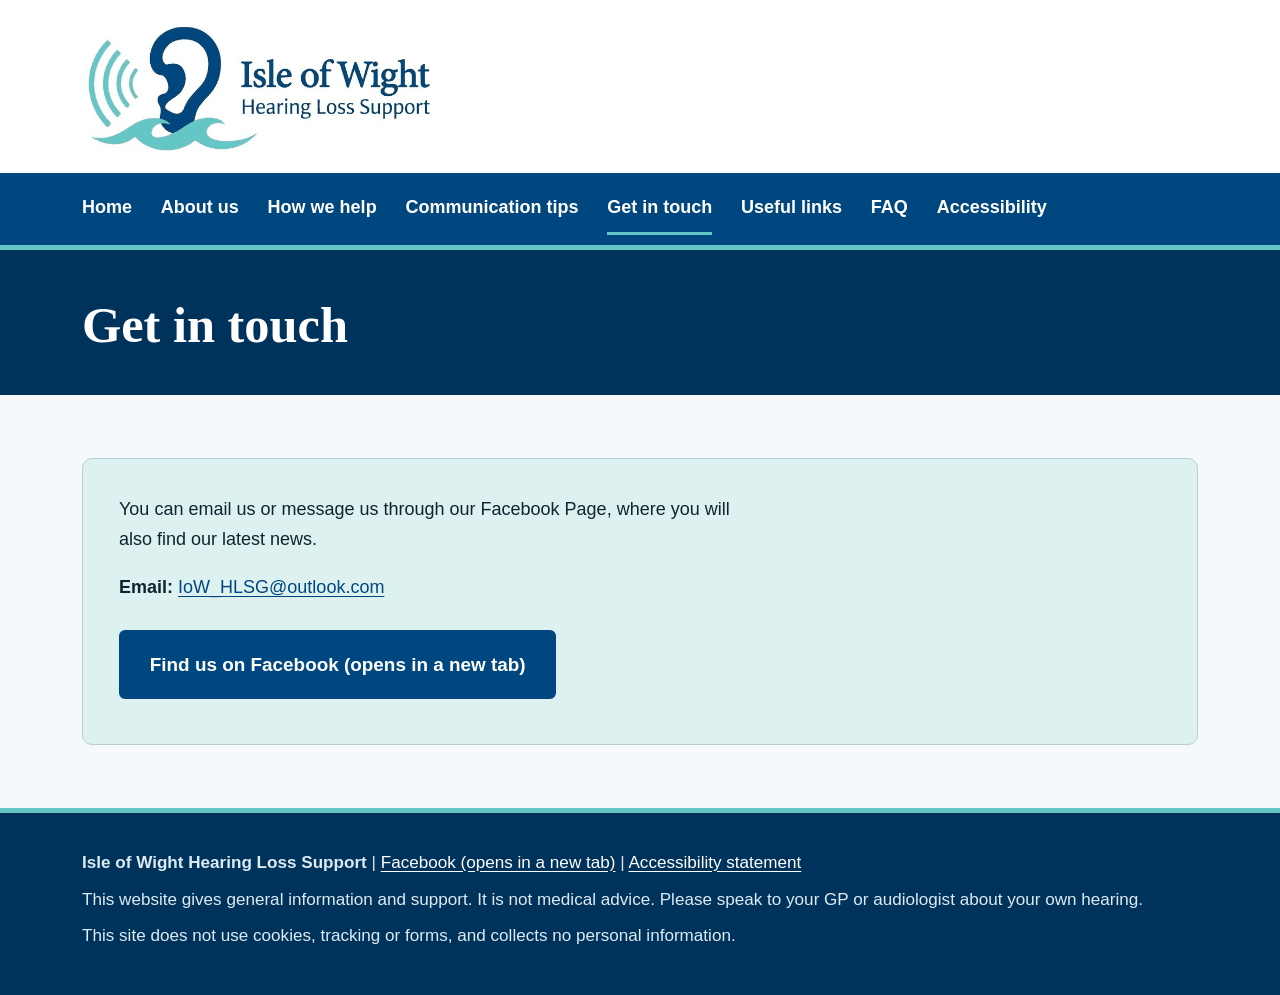
<file: get-in-touch.html>
<!DOCTYPE html>
<html lang="en-GB">
<head>
<meta charset="utf-8">
<meta name="viewport" content="width=device-width, initial-scale=1">
<title>Get in touch | Isle of Wight Hearing Loss Support</title>
<meta name="description" content="Contact Isle of Wight Hearing Loss Support by email or through our Facebook Page for local news and updates.">
<link rel="canonical" href="https://iow-hlsg.github.io/Isle_of_Wight_Hearing_Loss_Support/get-in-touch.html">
<!-- Security: no JavaScript, no forms, no third-party code. Only this site's own stylesheet and images can load. -->
<meta http-equiv="Content-Security-Policy" content="default-src 'none'; style-src 'self'; img-src 'self'; base-uri 'none'; form-action 'none'">
<meta name="referrer" content="no-referrer">
<link rel="stylesheet" href="style.css">
</head>
<body>
<a class="skip" href="#main">Skip to main content</a>
<header>
<div class="brand"><div class="wrap"><a href="index.html"><img src="logo.png" width="665" height="260" alt="Isle of Wight Hearing Loss Support - home"></a></div></div>
<nav class="top" aria-label="Main"><div class="wrap"><ul><li><a href="index.html">Home</a></li><li><a href="about.html">About us</a></li><li><a href="how-we-help.html">How we help</a></li><li><a href="communication-tips.html">Communication tips</a></li><li><a href="get-in-touch.html" aria-current="page">Get in touch</a></li><li><a href="useful-links.html">Useful links</a></li><li><a href="faq.html">FAQ</a></li><li><a href="accessibility.html">Accessibility</a></li></ul></div></nav>
<div class="pagehead"><div class="wrap"><h1>Get in touch</h1></div></div>
</header>
<main id="main" tabindex="-1">
<section><div class="wrap"><div class="contact">
<p>You can email us or message us through our Facebook Page, where you will also find our latest news.</p>
<p><strong>Email:</strong> <a href="mailto:IoW_HLSG@outlook.com">IoW_HLSG@outlook.com</a></p>
<a class="btn solid" href="https://www.facebook.com/profile.php?id=61591051050521" target="_blank" rel="noopener noreferrer">Find us on Facebook (opens in a new tab)</a>
</div></div></section>
</main>
<footer><div class="wrap">
<p><strong>Isle of Wight Hearing Loss Support</strong> | <a href="https://www.facebook.com/profile.php?id=61591051050521" target="_blank" rel="noopener noreferrer">Facebook (opens in a new tab)</a> | <a href="accessibility.html">Accessibility statement</a></p>
<p>This website gives general information and support. It is not medical advice. Please speak to your GP or audiologist about your own hearing.</p>
<p>This site does not use cookies, tracking or forms, and collects no personal information.</p>
</div></footer>
</body>
</html>
</file>
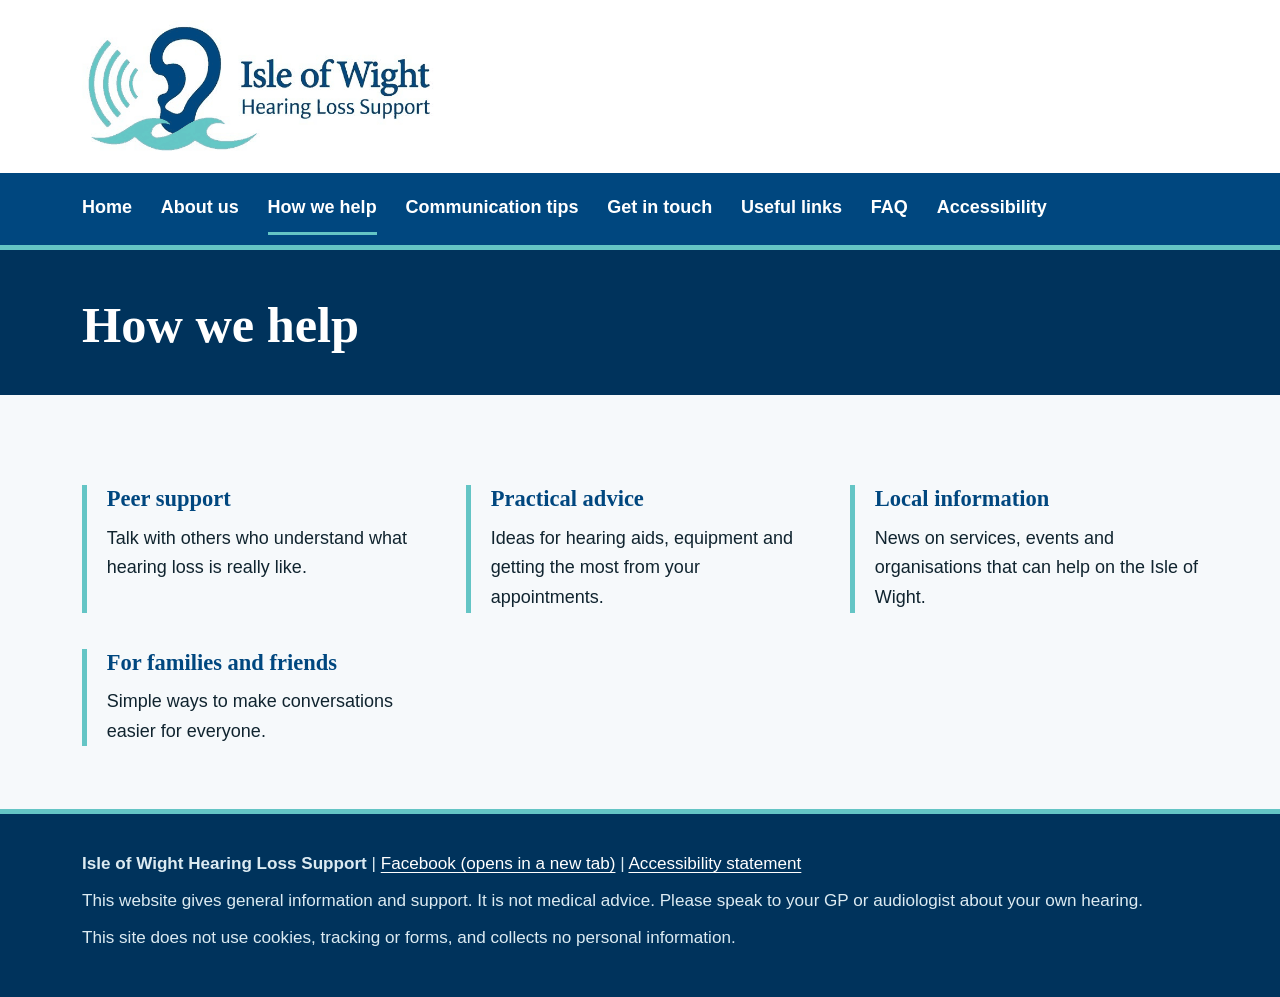
<file: how-we-help.html>
<!DOCTYPE html>
<html lang="en-GB">
<head>
<meta charset="utf-8">
<meta name="viewport" content="width=device-width, initial-scale=1">
<title>How we help | Isle of Wight Hearing Loss Support</title>
<meta name="description" content="Find peer support, practical advice, local services and help for families from Isle of Wight Hearing Loss Support.">
<link rel="canonical" href="https://iow-hlsg.github.io/Isle_of_Wight_Hearing_Loss_Support/how-we-help.html">
<!-- Security: no JavaScript, no forms, no third-party code. Only this site's own stylesheet and images can load. -->
<meta http-equiv="Content-Security-Policy" content="default-src 'none'; style-src 'self'; img-src 'self'; base-uri 'none'; form-action 'none'">
<meta name="referrer" content="no-referrer">
<link rel="stylesheet" href="style.css">
</head>
<body>
<a class="skip" href="#main">Skip to main content</a>
<header>
<div class="brand"><div class="wrap"><a href="index.html"><img src="logo.png" width="665" height="260" alt="Isle of Wight Hearing Loss Support - home"></a></div></div>
<nav class="top" aria-label="Main"><div class="wrap"><ul><li><a href="index.html">Home</a></li><li><a href="about.html">About us</a></li><li><a href="how-we-help.html" aria-current="page">How we help</a></li><li><a href="communication-tips.html">Communication tips</a></li><li><a href="get-in-touch.html">Get in touch</a></li><li><a href="useful-links.html">Useful links</a></li><li><a href="faq.html">FAQ</a></li><li><a href="accessibility.html">Accessibility</a></li></ul></div></nav>
<div class="pagehead"><div class="wrap"><h1>How we help</h1></div></div>
</header>
<main id="main" tabindex="-1">
<section><div class="wrap"><div class="offer">
<div><h3>Peer support</h3><p>Talk with others who understand what hearing loss is really like.</p></div>
<div><h3>Practical advice</h3><p>Ideas for hearing aids, equipment and getting the most from your appointments.</p></div>
<div><h3>Local information</h3><p>News on services, events and organisations that can help on the Isle of Wight.</p></div>
<div><h3>For families and friends</h3><p>Simple ways to make conversations easier for everyone.</p></div>
</div></div></section>
</main>
<footer><div class="wrap">
<p><strong>Isle of Wight Hearing Loss Support</strong> | <a href="https://www.facebook.com/profile.php?id=61591051050521" target="_blank" rel="noopener noreferrer">Facebook (opens in a new tab)</a> | <a href="accessibility.html">Accessibility statement</a></p>
<p>This website gives general information and support. It is not medical advice. Please speak to your GP or audiologist about your own hearing.</p>
<p>This site does not use cookies, tracking or forms, and collects no personal information.</p>
</div></footer>
</body>
</html>
</file>
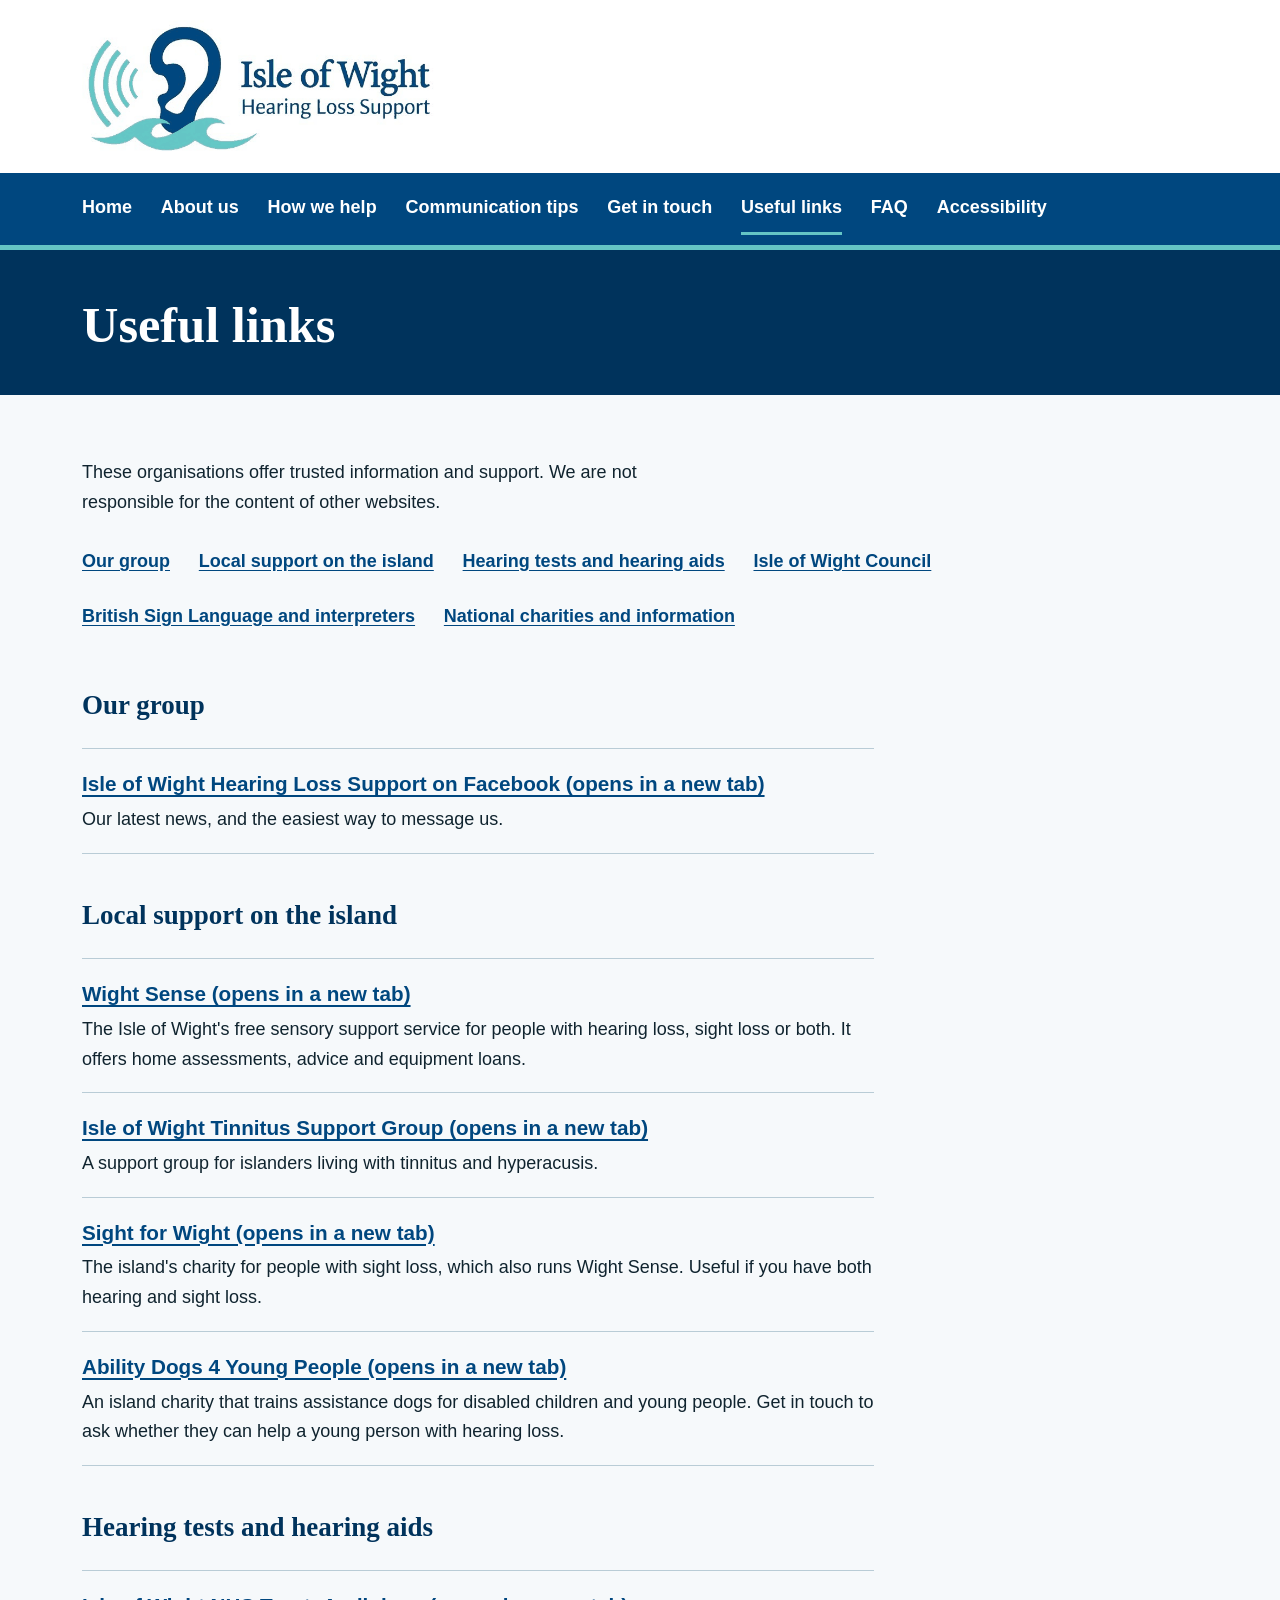
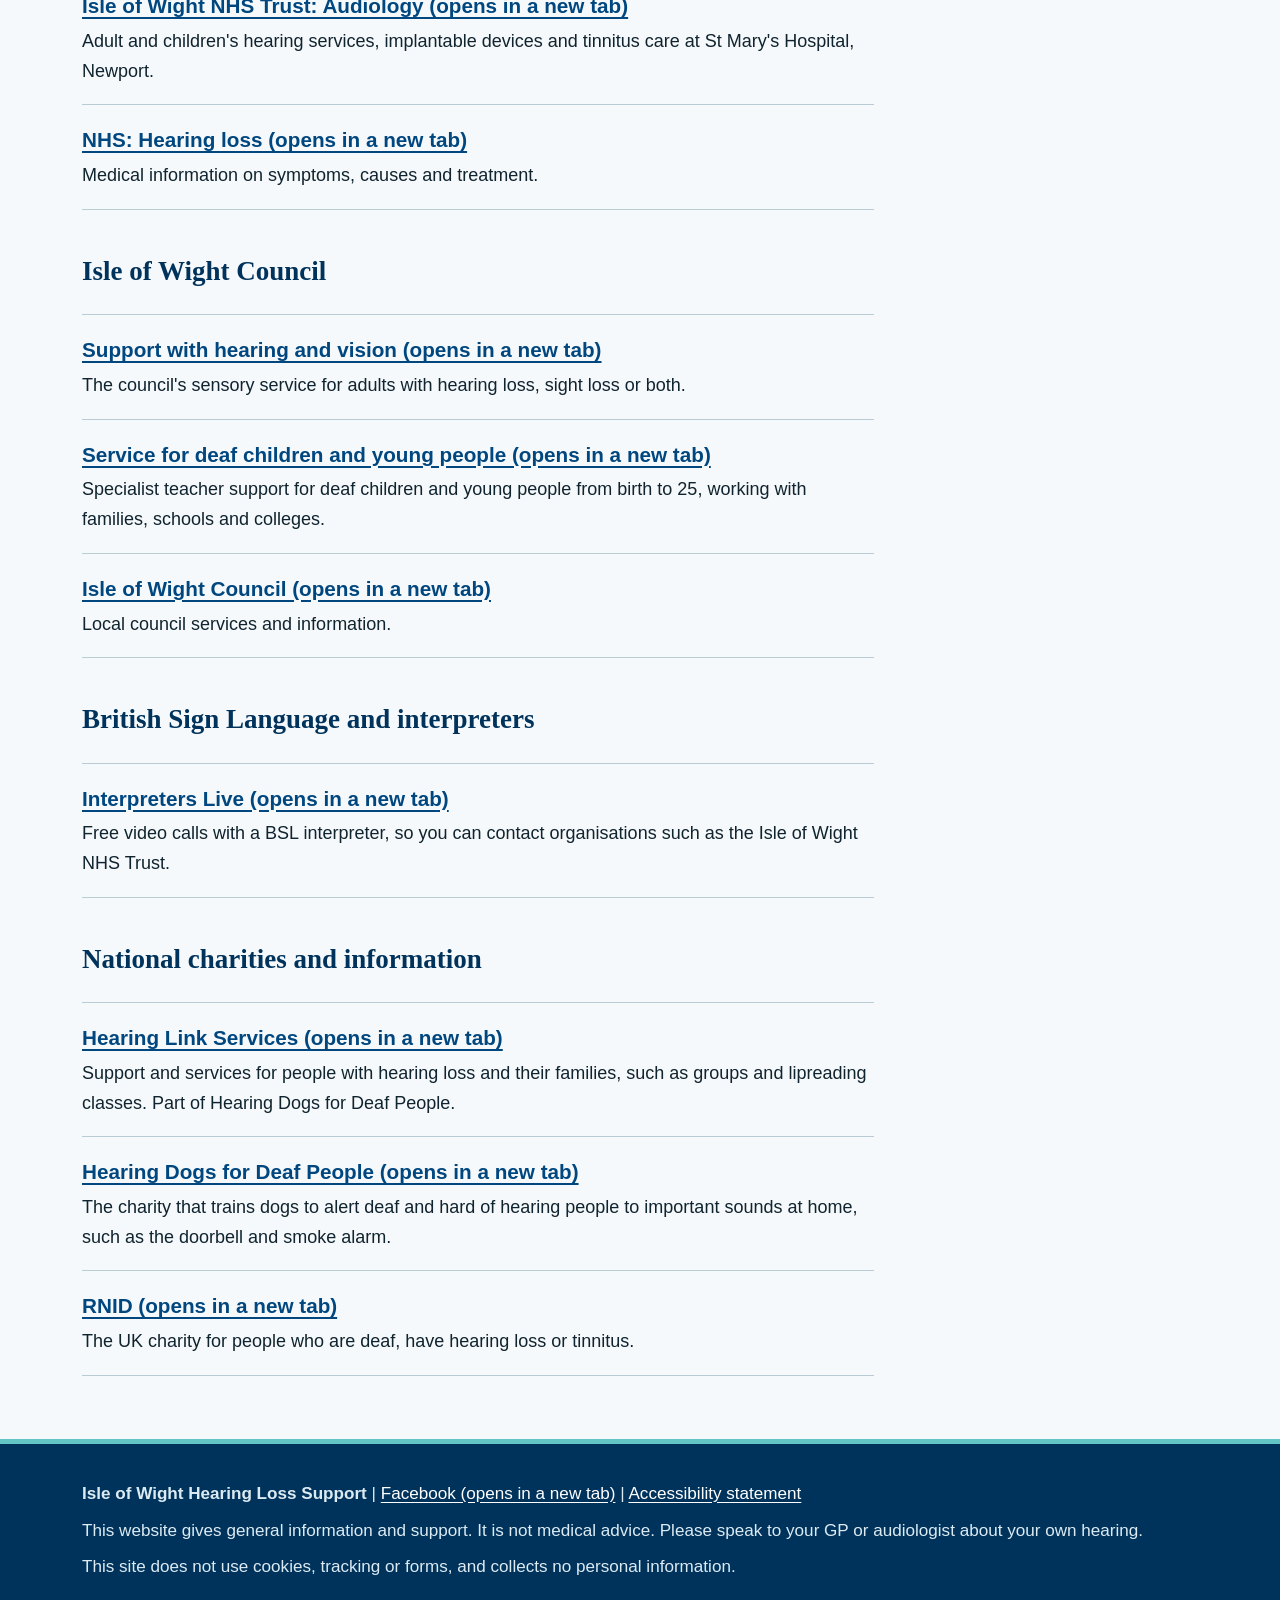
<file: useful-links.html>
<!DOCTYPE html>
<html lang="en-GB">
<head>
<meta charset="utf-8">
<meta name="viewport" content="width=device-width, initial-scale=1">
<title>Useful links | Isle of Wight Hearing Loss Support</title>
<meta name="description" content="Trusted Isle of Wight and UK resources for hearing tests, hearing aids, tinnitus, sensory support, BSL and hearing loss.">
<link rel="canonical" href="https://iow-hlsg.github.io/Isle_of_Wight_Hearing_Loss_Support/useful-links.html">
<!-- Security: no JavaScript, no forms, no third-party code. Only this site's own stylesheet and images can load. -->
<meta http-equiv="Content-Security-Policy" content="default-src 'none'; style-src 'self'; img-src 'self'; base-uri 'none'; form-action 'none'">
<meta name="referrer" content="no-referrer">
<link rel="stylesheet" href="style.css">
</head>
<body>
<a class="skip" href="#main">Skip to main content</a>
<header>
<div class="brand"><div class="wrap"><a href="index.html"><img src="logo.png" width="665" height="260" alt="Isle of Wight Hearing Loss Support - home"></a></div></div>
<nav class="top" aria-label="Main"><div class="wrap"><ul><li><a href="index.html">Home</a></li><li><a href="about.html">About us</a></li><li><a href="how-we-help.html">How we help</a></li><li><a href="communication-tips.html">Communication tips</a></li><li><a href="get-in-touch.html">Get in touch</a></li><li><a href="useful-links.html" aria-current="page">Useful links</a></li><li><a href="faq.html">FAQ</a></li><li><a href="accessibility.html">Accessibility</a></li></ul></div></nav>
<div class="pagehead"><div class="wrap"><h1>Useful links</h1></div></div>
</header>
<main id="main" tabindex="-1">
<section><div class="wrap"><p>These organisations offer trusted information and support. We are not responsible for the content of other websites.</p><nav class="jump" aria-label="On this page"><ul><li><a href="#our-group">Our group</a></li><li><a href="#local">Local support on the island</a></li><li><a href="#nhs">Hearing tests and hearing aids</a></li><li><a href="#council">Isle of Wight Council</a></li><li><a href="#bsl">British Sign Language and interpreters</a></li><li><a href="#national">National charities and information</a></li></ul></nav><div class="linkgroup"><h2 id="our-group">Our group</h2><ul class="linklist"><li><a href="https://www.facebook.com/profile.php?id=61591051050521" target="_blank" rel="noopener noreferrer">Isle of Wight Hearing Loss Support on Facebook (opens in a new tab)</a><span>Our latest news, and the easiest way to message us.</span></li></ul></div><div class="linkgroup"><h2 id="local">Local support on the island</h2><ul class="linklist"><li><a href="https://www.wightsense.org.uk" target="_blank" rel="noopener noreferrer">Wight Sense (opens in a new tab)</a><span>The Isle of Wight's free sensory support service for people with hearing loss, sight loss or both. It offers home assessments, advice and equipment loans.</span></li><li><a href="https://tinnitus-iow.org/" target="_blank" rel="noopener noreferrer">Isle of Wight Tinnitus Support Group (opens in a new tab)</a><span>A support group for islanders living with tinnitus and hyperacusis.</span></li><li><a href="https://www.iwsb.org.uk" target="_blank" rel="noopener noreferrer">Sight for Wight (opens in a new tab)</a><span>The island's charity for people with sight loss, which also runs Wight Sense. Useful if you have both hearing and sight loss.</span></li><li><a href="https://www.abilitydogs4yp.org.uk/" target="_blank" rel="noopener noreferrer">Ability Dogs 4 Young People (opens in a new tab)</a><span>An island charity that trains assistance dogs for disabled children and young people. Get in touch to ask whether they can help a young person with hearing loss.</span></li></ul></div><div class="linkgroup"><h2 id="nhs">Hearing tests and hearing aids</h2><ul class="linklist"><li><a href="https://www.iow.nhs.uk/services-and-departments/audiology" target="_blank" rel="noopener noreferrer">Isle of Wight NHS Trust: Audiology (opens in a new tab)</a><span>Adult and children's hearing services, implantable devices and tinnitus care at St Mary's Hospital, Newport.</span></li><li><a href="https://www.nhs.uk/conditions/hearing-loss/" target="_blank" rel="noopener noreferrer">NHS: Hearing loss (opens in a new tab)</a><span>Medical information on symptoms, causes and treatment.</span></li></ul></div><div class="linkgroup"><h2 id="council">Isle of Wight Council</h2><ul class="linklist"><li><a href="https://www.iow.gov.uk/article/1801/Support-with-hearing-and-vision" target="_blank" rel="noopener noreferrer">Support with hearing and vision (opens in a new tab)</a><span>The council's sensory service for adults with hearing loss, sight loss or both.</span></li><li><a href="https://www.iow.gov.uk/article/2850/STA-service-for-deaf-children-and-young-people" target="_blank" rel="noopener noreferrer">Service for deaf children and young people (opens in a new tab)</a><span>Specialist teacher support for deaf children and young people from birth to 25, working with families, schools and colleges.</span></li><li><a href="https://www.iow.gov.uk" target="_blank" rel="noopener noreferrer">Isle of Wight Council (opens in a new tab)</a><span>Local council services and information.</span></li></ul></div><div class="linkgroup"><h2 id="bsl">British Sign Language and interpreters</h2><ul class="linklist"><li><a href="https://www.interpreterslive.co.uk/directory/" target="_blank" rel="noopener noreferrer">Interpreters Live (opens in a new tab)</a><span>Free video calls with a BSL interpreter, so you can contact organisations such as the Isle of Wight NHS Trust.</span></li></ul></div><div class="linkgroup"><h2 id="national">National charities and information</h2><ul class="linklist"><li><a href="https://www.hearingdogs.org.uk/support/hearinglink" target="_blank" rel="noopener noreferrer">Hearing Link Services (opens in a new tab)</a><span>Support and services for people with hearing loss and their families, such as groups and lipreading classes. Part of Hearing Dogs for Deaf People.</span></li><li><a href="https://www.hearingdogs.org.uk" target="_blank" rel="noopener noreferrer">Hearing Dogs for Deaf People (opens in a new tab)</a><span>The charity that trains dogs to alert deaf and hard of hearing people to important sounds at home, such as the doorbell and smoke alarm.</span></li><li><a href="https://rnid.org.uk" target="_blank" rel="noopener noreferrer">RNID (opens in a new tab)</a><span>The UK charity for people who are deaf, have hearing loss or tinnitus.</span></li></ul></div></div></section>
</main>
<footer><div class="wrap">
<p><strong>Isle of Wight Hearing Loss Support</strong> | <a href="https://www.facebook.com/profile.php?id=61591051050521" target="_blank" rel="noopener noreferrer">Facebook (opens in a new tab)</a> | <a href="accessibility.html">Accessibility statement</a></p>
<p>This website gives general information and support. It is not medical advice. Please speak to your GP or audiologist about your own hearing.</p>
<p>This site does not use cookies, tracking or forms, and collects no personal information.</p>
</div></footer>
</body>
</html>
</file>
<file: style.css>
:root{--chalk:#F6F9FB;--paper:#fff;--ink:#10242F;--navy:#00477F;--navy-deep:#00335C;--teal:#64C5C5;--shallows:#DDF1F1;--line:#B9CCD6;--focus:#B3261E}
*,*::before,*::after{box-sizing:border-box}
html{font-size:112.5%;scroll-behavior:smooth}
body{margin:0;background:var(--chalk);color:var(--ink);font-family:"Helvetica Neue",Arial,system-ui,sans-serif;line-height:1.65}
h1,h2,h3{font-family:Georgia,"Times New Roman",serif;line-height:1.2;margin:0 0 .5em;font-weight:700}
h1{font-size:clamp(2rem,5.2vw,3.2rem)}
h2{font-size:clamp(1.6rem,3.5vw,2.1rem);color:var(--navy-deep)}
h3{font-size:1.25rem;color:var(--navy)}
p{margin:0 0 1em;max-width:62ch}
a{color:var(--navy);text-underline-offset:.18em}
a:hover{color:var(--navy-deep)}
:focus-visible{outline:3px solid #FFDD00;outline-offset:0;box-shadow:0 0 0 6px #10242F}
.skip{position:absolute;left:-999px;top:0;background:var(--paper);color:var(--ink);padding:.75rem 1rem;z-index:10;font-weight:700}
.skip:focus{left:.5rem;top:.5rem}
.wrap{width:min(100% - 2.5rem,62rem);margin-inline:auto}
.brand{background:var(--paper);padding:.9rem 0}
.brand img{display:block;height:auto;width:min(20rem,80%)}
nav.top{background:var(--navy);border-bottom:5px solid var(--teal)}
nav.top ul{list-style:none;margin:0;padding:.6rem 0;display:flex;flex-wrap:wrap;gap:.1rem 1.6rem}
nav.top a{color:#fff;font-weight:700;text-decoration:none;padding:.5rem 0;min-height:2.75rem;display:inline-block;border-bottom:3px solid transparent}
nav.top a:hover,nav.top a[aria-current="page"]{border-bottom-color:var(--teal);color:#fff}
.hero{color:#fff;padding:5rem 0 5.5rem;background-color:var(--navy-deep);background-image:linear-gradient(90deg,rgba(0,51,92,.95) 0%,rgba(0,51,92,.9) 55%,rgba(0,51,92,.2) 100%),url("hero.jpg");background-size:cover;background-position:center right}
.hero h1,.hero p{max-width:34rem}
.hero p{color:#EAF4F8;font-size:1.15rem}
@media (max-width:60rem){.hero{background-image:linear-gradient(rgba(0,51,92,.92),rgba(0,51,92,.92)),url("hero.jpg")}}
.pagehead{background:var(--navy-deep);color:#fff;padding:2.5rem 0 2.2rem}
.pagehead h1{margin:0;font-size:clamp(1.9rem,4.5vw,2.8rem)}
@media (max-width:40rem){.hero{background-image:linear-gradient(rgba(0,51,92,.9),rgba(0,51,92,.9)),url("hero.jpg");padding:3.5rem 0}}
.btn{display:inline-block;padding:.95rem 1.6rem;background:#fff;color:var(--navy-deep);font-weight:700;font-size:1.05rem;border-radius:6px;text-decoration:none;border:2px solid #fff;margin-top:.5rem;min-height:2.75rem}
.btn:hover{background:var(--shallows);color:var(--navy-deep)}
.btn.solid{background:var(--navy);color:#fff;border-color:var(--navy)}
.btn.solid:hover{background:var(--navy-deep);color:#fff;border-color:var(--navy-deep)}
section{padding:3.5rem 0}
section.band{background:var(--paper);border-block:1px solid var(--line)}
.offer{display:grid;gap:2rem;grid-template-columns:repeat(auto-fit,minmax(15rem,1fr));margin-top:1.5rem}
.offer>div{border-left:5px solid var(--teal);padding-left:1.1rem}
.offer p{margin:0}
.tips{margin:1rem 0 0;padding-left:1.2rem;max-width:62ch}
.tips li{margin-bottom:.6rem}
.contact{background:var(--shallows);border-radius:10px;padding:2rem;border:1px solid var(--line)}
.linklist{list-style:none;margin:1.5rem 0 0;padding:0;max-width:44rem}
.linklist li{padding:1rem 0;border-top:1px solid var(--line)}
.linklist li:last-child{border-bottom:1px solid var(--line)}
.linklist a{font-weight:700;font-size:1.15rem}
.linklist span{display:block;margin-top:.2rem}
.contact .btn{margin-right:.75rem;margin-bottom:.5rem}
.contact .note{margin:1rem 0 0;font-size:.95rem}
.jump ul{list-style:none;margin:1.2rem 0 0;padding:0;display:flex;flex-wrap:wrap;gap:.3rem 1.6rem}
.jump a{display:inline-block;padding:.4rem 0;min-height:2.75rem;font-weight:700}
.linkgroup h2{margin-top:2.5rem;font-size:1.5rem}
.faq-group h2{margin-top:2.5rem;font-size:1.5rem}
.faq .answer ul{padding-left:1.2rem;margin:0 0 1em}
.faq .answer li{margin-bottom:.6rem}
.faq .answer p{max-width:none}
.faq details{background:var(--paper);border:1px solid var(--line);border-left:5px solid var(--teal);border-radius:6px;margin-bottom:.9rem;max-width:46rem}
.faq summary{cursor:pointer;font-weight:700;font-size:1.1rem;color:var(--navy-deep);padding:.9rem 1.1rem;min-height:2.75rem}
.faq details[open] summary{border-bottom:1px solid var(--line)}
.faq .answer{padding:1rem 1.1rem .4rem}
@media (forced-colors:active){.faq details{border:2px solid ButtonText}}
.home-links{display:grid;gap:1.5rem;grid-template-columns:repeat(auto-fit,minmax(15rem,1fr));margin-top:1.5rem}
.home-links a{display:block;background:var(--paper);border:1px solid var(--line);border-top:5px solid var(--teal);border-radius:6px;padding:1.2rem;text-decoration:none;color:var(--ink);height:100%}
.home-links a:hover{border-top-color:var(--navy);background:var(--shallows)}
.home-links strong{display:block;font-family:Georgia,serif;font-size:1.25rem;color:var(--navy);margin-bottom:.3rem}
footer{background:var(--navy-deep);color:#DCEBF2;padding:2rem 0;font-size:.95rem;border-top:5px solid var(--teal)}
footer p{margin:0 0 .5em;max-width:none}
footer a{color:#fff}
main:focus{outline:none}
.statement h2{margin-top:2rem;font-size:1.6rem}
.statement ul{max-width:62ch;padding-left:1.2rem}
.statement li{margin-bottom:.5rem}
@media (forced-colors:active){.btn,.home-links a,.contact{border:2px solid ButtonText}nav.top a[aria-current="page"]{text-decoration:underline}}
@media (prefers-reduced-motion:reduce){html{scroll-behavior:auto}}
@media print{nav.top,.hero,.pagehead,footer{background:none;color:#000}}
</file>
